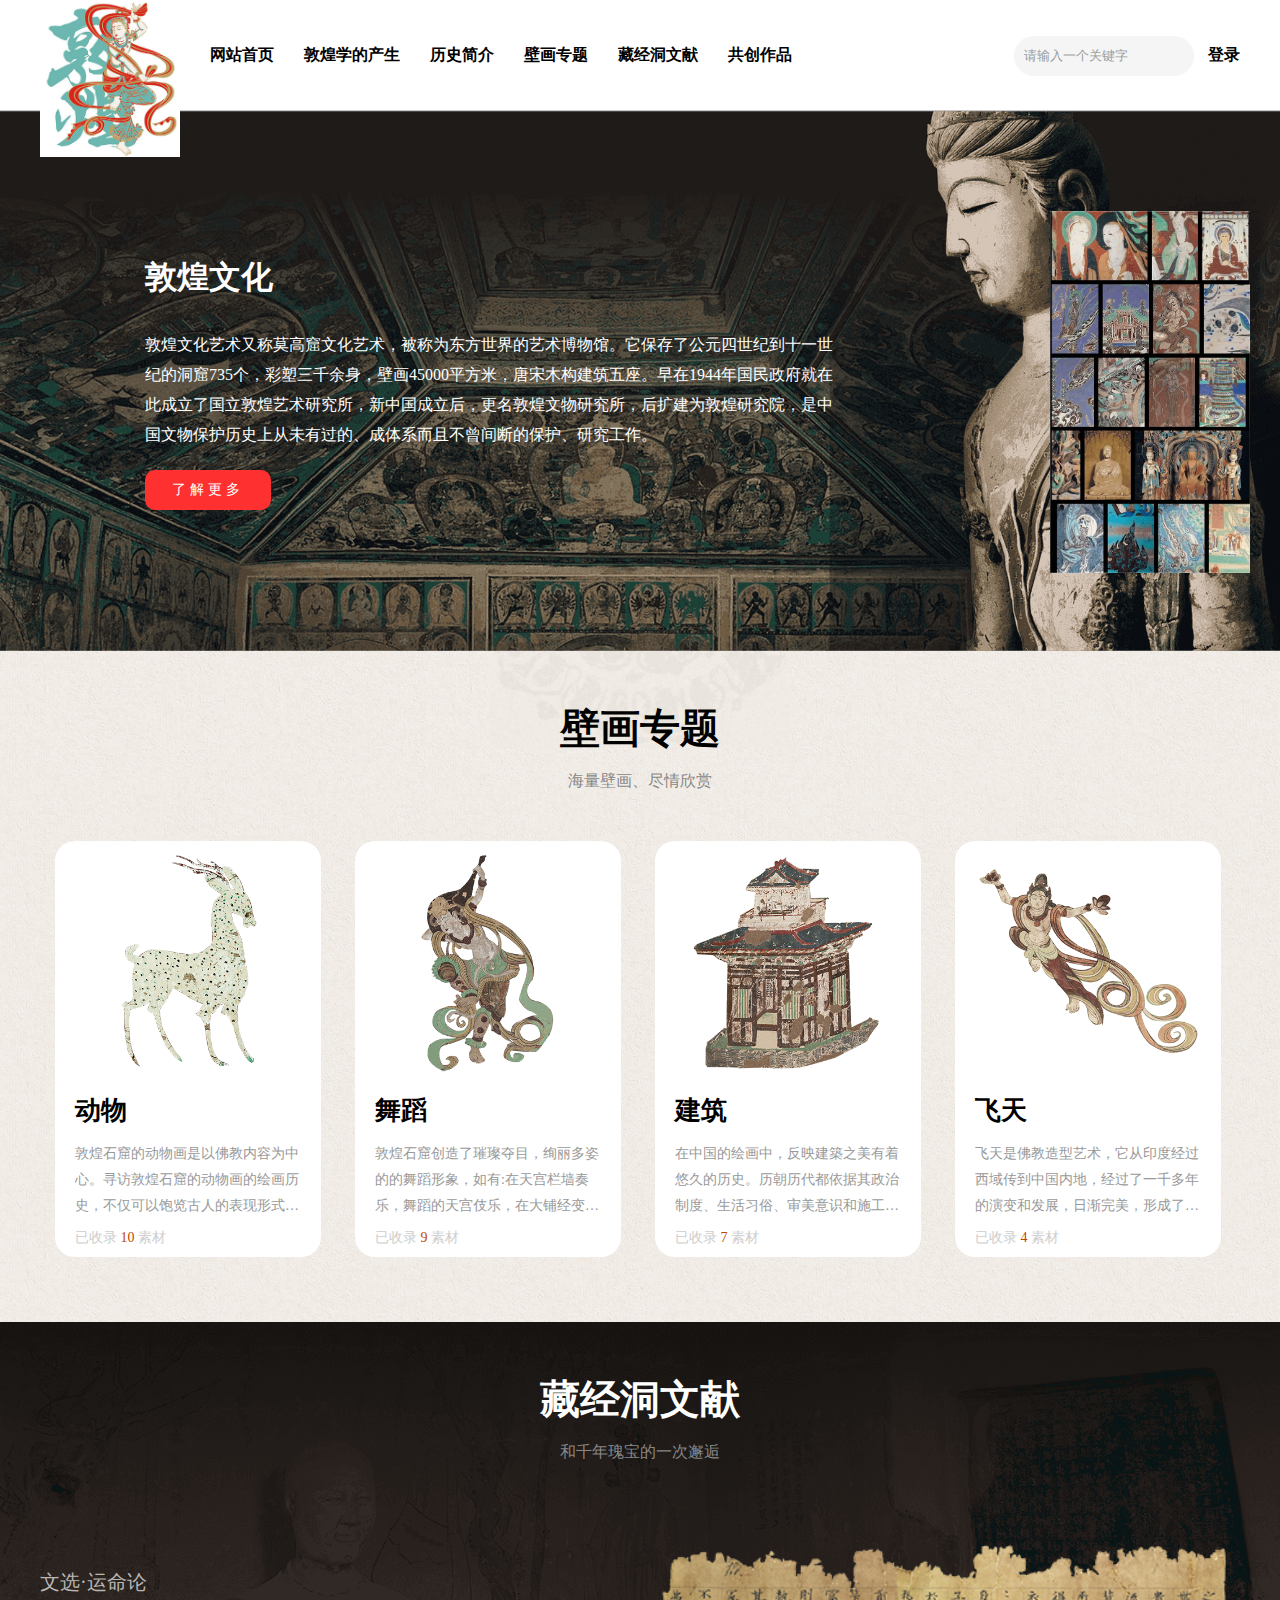
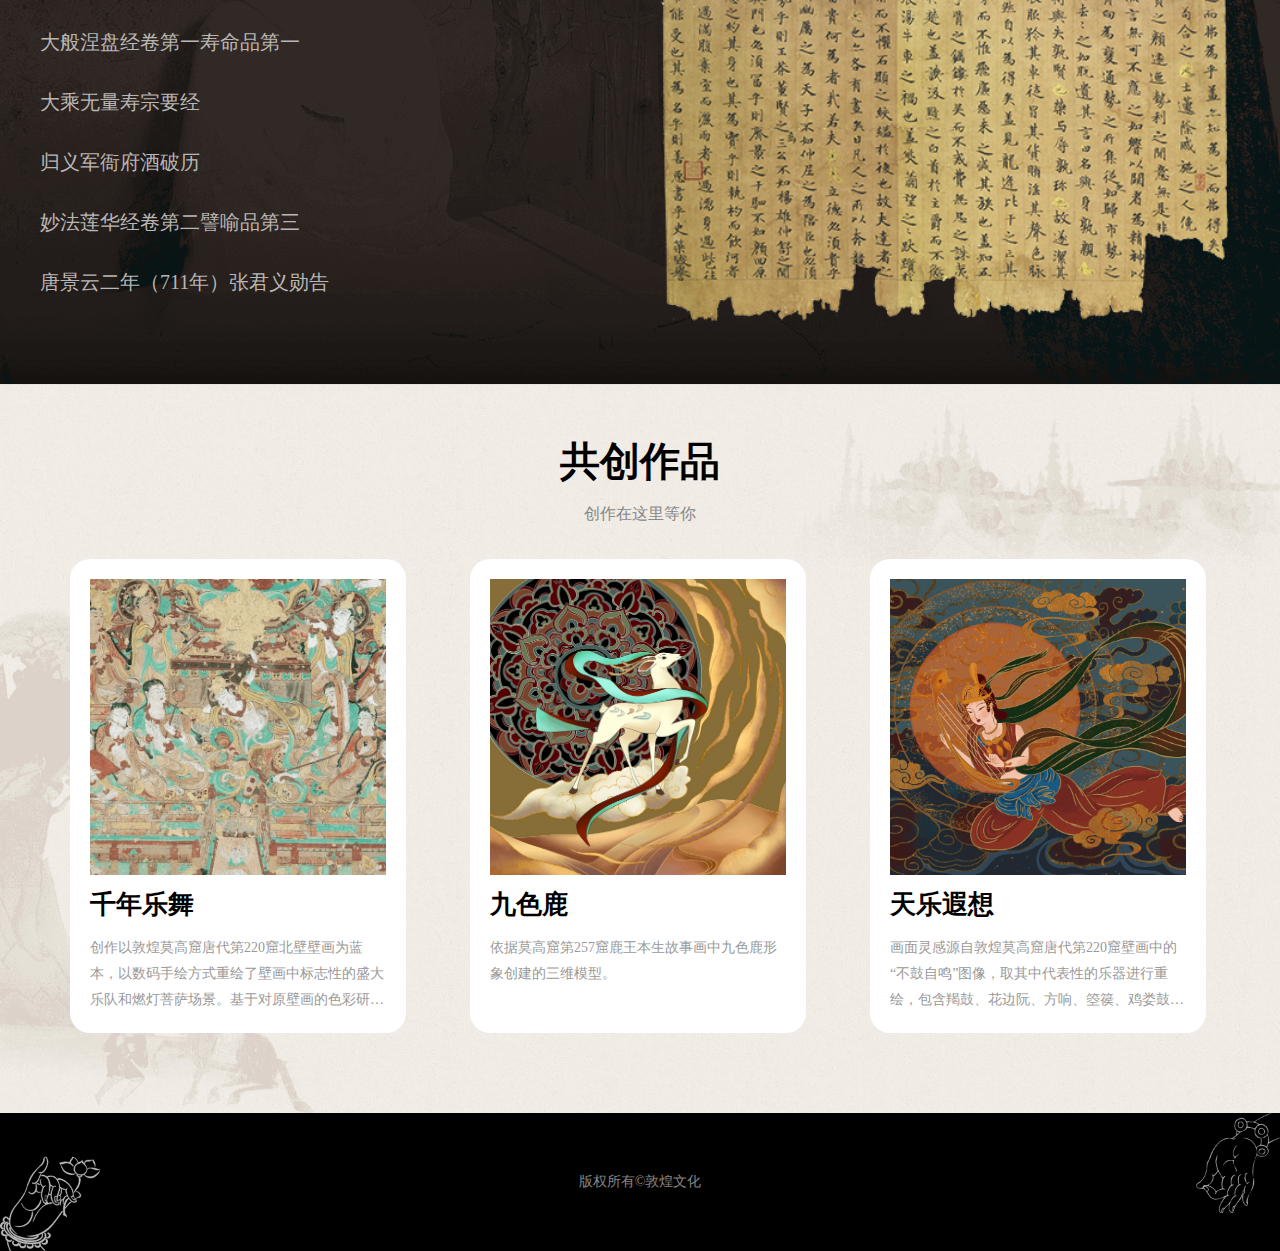
<file: index.html>
<!DOCTYPE html>
<html lang="en">

<head>
    <meta charset="UTF-8">
    <meta http-equiv="X-UA-Compatible" content="IE=edge">
    <meta name="viewport" content="width=device-width, initial-scale=1.0">
    <title>敦煌文化</title>
    <link rel="stylesheet" href="./css/style.css">
</head>

<body>
    <!-- 导航栏 -->
    <header>
        <div class="heard">
            <div class="heard_left">
                <div class="logo">
                    <img src="./images/logo.png" alt="">
                </div>
                <nav>
                    <ul>
                        <li>
                            <a href="./index.html">网站首页</a>
                        </li>
                        <li>
                            <a href="./DunhuangStudies.html">敦煌学的产生</a>
                        </li>
                        <li>
                            <a href="./history.html">历史简介</a>
                        </li>
                        <li class="rop-down-menu-box">
                            <div class="drop-down-menu">
                                <a href="#">壁画专题</a>
                                <div class="drop-box">
                                    <a href="./animal.html">动物主题</a>
                                    <a href="./dance.html">舞蹈主题</a>
                                    <a href="./architecture.html">建筑主题</a>
                                    <a href="./Feitian.html">飞天主题</a>
                                </div>
                            </div>
                        </li>
                        <li>
                            <a href="./Scripture.html">藏经洞文献</a>
                        </li>
                        <li>
                            <a href="./creation.html">共创作品</a>
                        </li>
                    </ul>
                </nav>
            </div>
            <div class="heard_right">
                <span>
                    <input type="text" placeholder="请输入一个关键字">
                </span>
                <a href="login.html">登录</a>
            </div>
            <div class="clear"></div>
        </div>
    </header>
    <!-- 中间内容区域 -->
    <div id="banner">
        <div class="little_box">
            <div class="banner_text">
                <h1>敦煌文化</h1>
                <p>
                    敦煌文化艺术又称莫高窟文化艺术，被称为东方世界的艺术博物馆。它保存了公元四世纪到十一世纪的洞窟735个，彩塑三千余身，壁画45000平方米，唐宋木构建筑五座。早在1944年国民政府就在此成立了国立敦煌艺术研究所，新中国成立后，更名敦煌文物研究所，后扩建为敦煌研究院，是中国文物保护历史上从未有过的、成体系而且不曾间断的保护、研究工作。
                </p>
                <div class="index_more">
                    <a href="./DunhuangStudies.html">了解更多</a>
                </div>
            </div>
            <div class="index-img">
                <img src="./images/index-img.jpg" alt="">
            </div>
        </div>
    </div>
    <!-- 壁画专题 -->
    <div id="Mural_Special_Topic">
        <div class="bg2">
            <img src="./images/bg2.jpg" alt="">
        </div>
        <div class="Mural_Special_Topic_box">
            <div class="h2">
                <h2>壁画专题</h2>
                <p>海量壁画、尽情欣赏</p>
            </div>
            <ul class="Mural_Special_list">
                <li>
                    <img src="./images/lu.png" alt="">
                    <h3>
                        动物
                    </h3>
                    <p class="Mural_Special_list_txt">
                        敦煌石窟的动物画是以佛教内容为中心。寻访敦煌石窟的动物画的绘画历史，不仅可以饱览古人的表现形式和技法，作为借鉴，还可以清晰体会一种古人创作时的爱心。
                    </p>
                    <p class="Mural_Special_list_number">
                        已收录 <span>10</span> 素材
                    </p>
                </li>
                <li>
                    <img src="./images/wudao.png" alt="">
                    <h3>
                        舞蹈
                    </h3>
                    <p class="Mural_Special_list_txt">
                        敦煌石窟创造了璀璨夺目，绚丽多姿的的舞蹈形象，如有:在天宫栏墙奏乐，舞蹈的天宫伎乐，在大铺经变中，居于显著地位正在真实地“舞蹈”着的伎乐天，具有浓郁生活气息的舞蹈人形象以及富有那些舞蹈美感的菩萨形象，力士等，这些舞蹈形象可以分为人们意向中神佛世界的天乐舞和人间俗舞两大类。
                    </p>
                    <p class="Mural_Special_list_number">
                        已收录 <span>9</span> 素材
                    </p>
                </li>
                <li>
                    <img src="./images/jianzhu.png" alt="">
                    <h3>
                        建筑
                    </h3>
                    <p class="Mural_Special_list_txt">
                        在中国的绘画中，反映建築之美有着悠久的历史。历朝历代都依据其政治制度、生活习俗、审美意识和施工技术，创造了大量木结构建築。敦煌壁画中提供的宫殿、城阙、寺院、宅第等各种建築形象，虽然不是古代建筑实物，却是建筑史的形象资料。
                    </p>
                    <p class="Mural_Special_list_number">
                        已收录 <span>7</span> 素材
                    </p>
                </li>
                <li>
                    <img src="./images/feitian.png" alt="">
                    <h3>
                        飞天
                    </h3>
                    <p class="Mural_Special_list_txt">
                        飞天是佛教造型艺术，它从印度经过西域传到中国内地，经过了一千多年的演变和发展，日渐完美，形成了中国化的造型。由于它的题材，表现方式具有很高的艺术情趣，所以时代相传，为人们所喜爱，以至超出佛教的意义，而成为一种祥瑞的象征。
                    </p>
                    <p class="Mural_Special_list_number">
                        已收录 <span>4</span> 素材
                    </p>
                </li>
            </ul>
        </div>
    </div>
    <!-- 文献 -->
    <div id="literature">
        <div class="h2">
            <h2>藏经洞文献</h2>
            <p>和千年瑰宝的一次邂逅</p>
        </div>
        <div id="literature_box">
            <div class="literature_box_left">
                <ul>
                    <li>
                        文选·运命论
                    </li>
                    <li>
                        大般涅盘经卷第一寿命品第一
                    </li>
                    <li>
                        大乘无量寿宗要经
                    </li>
                    <li>
                        归义军衙府酒破历
                    </li>
                    <li>
                        妙法莲华经卷第二譬喻品第三
                    </li>
                    <li>
                        唐景云二年（711年）张君义勋告
                    </li>
                </ul>
            </div>
            <div class="literature_box_right">
                <img src="./images/minglun.png" alt="">
            </div>
            <div class="clear"></div>
        </div>
    </div>
    <!-- 共创作品 -->
    <div id="Co_create_works">
        <div class="h2">
            <h2>共创作品</h2>
            <p>创作在这里等你</p>
        </div>
        <ul class="Co_create_works_box">
            <li>
                <div class="works_box_img">
                </div>
                <h3>
                    千年乐舞
                </h3>
                <p class="works_box_txt">
                    创作以敦煌莫高窟唐代第220窟北壁壁画为蓝本，以数码手绘方式重绘了壁画中标志性的盛大乐队和燃灯菩萨场景。基于对原壁画的色彩研究，本画面尝试再现壁画千年前的鲜亮色彩，既是对敦煌美术的致敬，也是对数字化重绘壁画的探索。
                </p>
            </li>
            <li>
                <div class="works_box_img">
                </div>
                <h3>
                    九色鹿
                </h3>
                <p class="works_box_txt">
                    依据莫高窟第257窟鹿王本生故事画中九色鹿形象创建的三维模型。
                </p>
            </li>
            <li>
                <div class="works_box_img">
                </div>
                <h3>
                    天乐遐想
                </h3>
                <p class="works_box_txt">
                    画面灵感源自敦煌莫高窟唐代第220窟壁画中的“不鼓自鸣”图像，取其中代表性的乐器进行重绘，包含羯鼓、花边阮、方响、箜篌、鸡娄鼓、笛等。画面由“不鼓自鸣”所代表的佛国天乐展开想象，结合孔明灯意向，表达“天乐”向人间播撒的美好情景
                </p>
            </li>
        </ul>
    </div>
    <footer>
        <div id="footer">
            <img class="footer_left" src="./images/footer_left.png" alt="">
            <img class="footer_right" src="./images/footer_right.png" alt="">
            <p>
                版权所有©敦煌文化
            </p>
        </div>
    </footer>
</body>

</html>
</file>
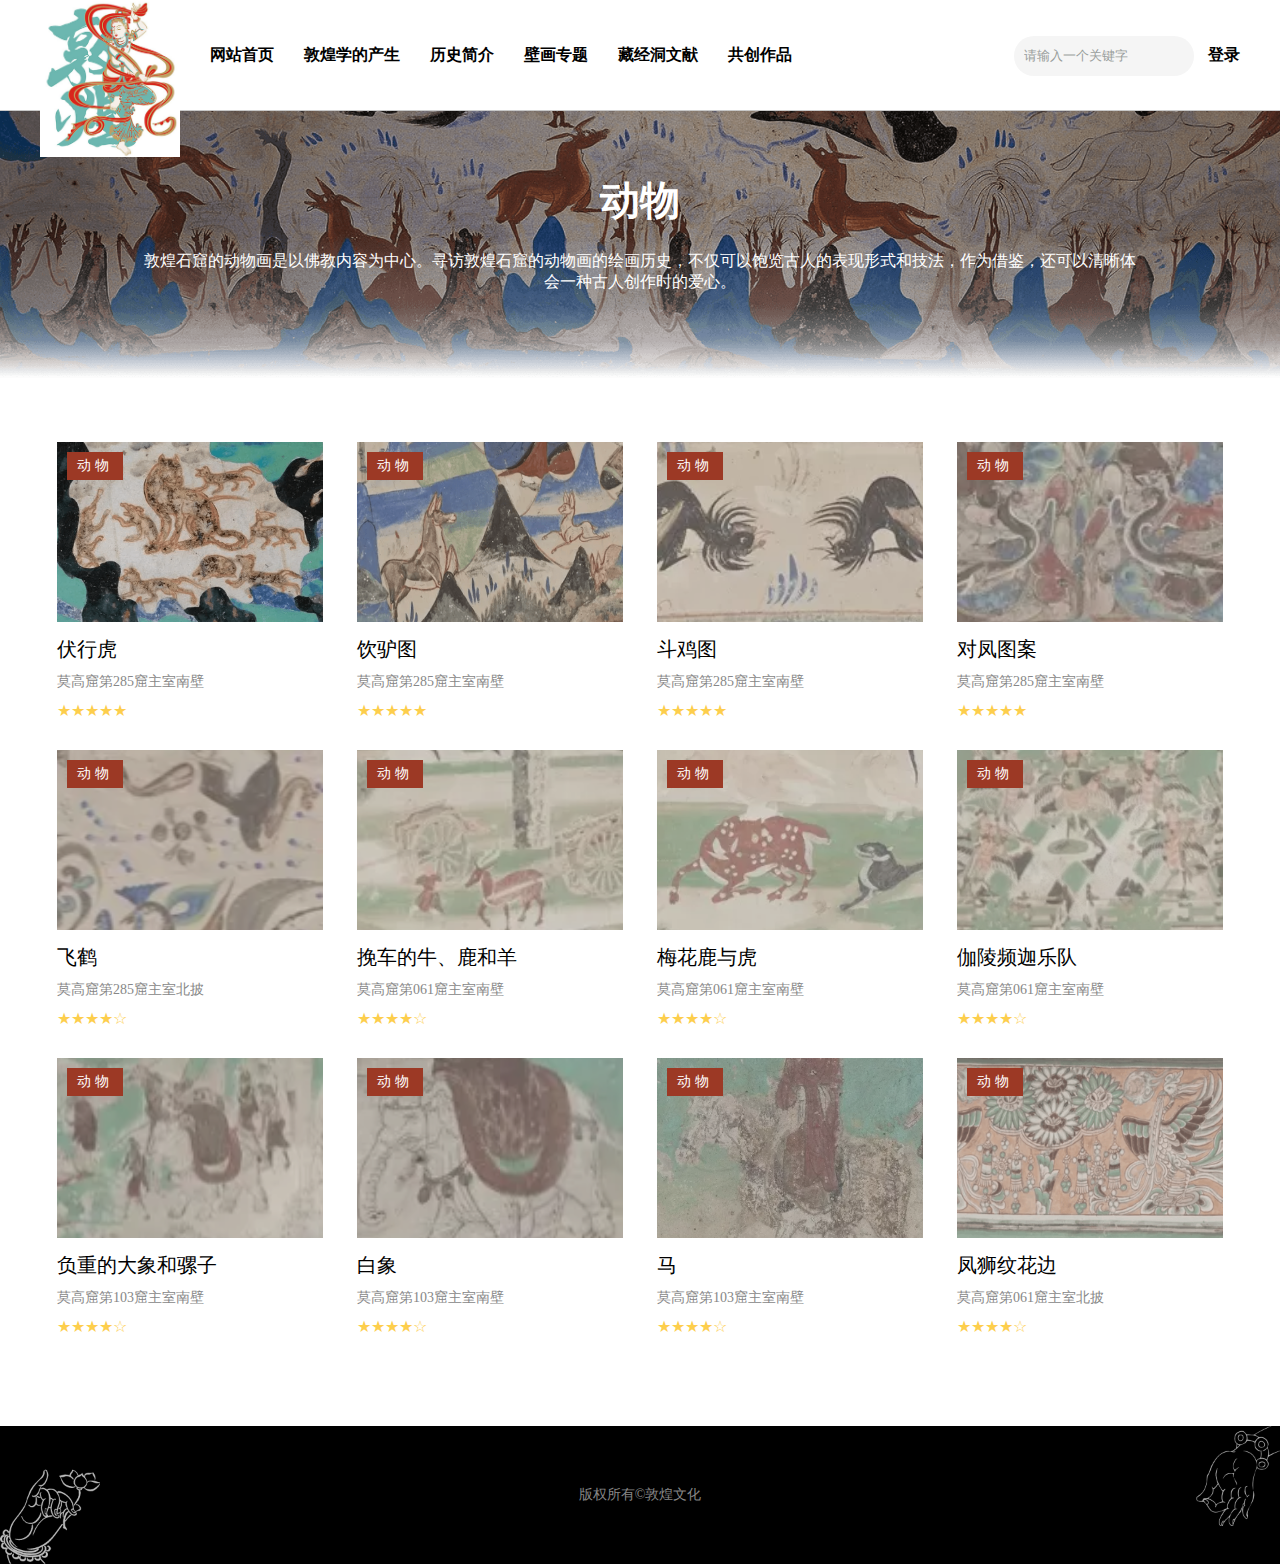
<file: animal.html>
<!DOCTYPE html>
<html lang="en">

<head>
    <meta charset="UTF-8">
    <meta http-equiv="X-UA-Compatible" content="IE=edge">
    <meta name="viewport" content="width=device-width, initial-scale=1.0">
    <title>敦煌文化</title>
    <link rel="stylesheet" href="./css/style.css">
</head>

<body>
    <!-- 导航栏 -->
    <header>
        <div class="heard">
            <div class="heard_left">
                <div class="logo">
                    <img src="./images/logo.png" alt="">
                </div>
                <nav>
                    <ul>
                        <li>
                            <a href="./index.html">网站首页</a>
                        </li>
                        <li>
                            <a href="./DunhuangStudies.html">敦煌学的产生</a>
                        </li>
                        <li>
                            <a href="./history.html">历史简介</a>
                        </li>
                        <li class="rop-down-menu-box">
                            <div class="drop-down-menu">
                                <a href="#">壁画专题</a>
                                <div class="drop-box">
                                    <a href="./animal.html">动物主题</a>
                                    <a href="./dance.html">舞蹈主题</a>
                                    <a href="./architecture.html">建筑主题</a>
                                    <a href="./Feitian.html">飞天主题</a>
                                </div>
                            </div>
                        </li>
                        <li>
                            <a href="./Scripture.html">藏经洞文献</a>
                        </li>
                        <li>
                            <a href="./creation.html">共创作品</a>
                        </li>
                    </ul>
                </nav>
            </div>
            <div class="heard_right">
                <span>
                    <input type="text" placeholder="请输入一个关键字">
                </span>
                <a href="login.html">登录</a>
            </div>
            <div class="clear"></div>
        </div>
    </header>
    <!-- 说明 -->
    <div id="illustrate">
        <img src="./images/dongwu.png" alt="">
        <div class="illustrate_box">
            <h3>动物</h3>
            <p>
                敦煌石窟的动物画是以佛教内容为中心。寻访敦煌石窟的动物画的绘画历史，不仅可以饱览古人的表现形式和技法，作为借鉴，还可以清晰体会一种古人创作时的爱心。
            </p>
        </div>
    </div>
    <!-- 中间主要内容 -->
    <div class="main_box2">
        <ul>
            <li>
                <div class="list_img">
                    <span>
                        动物
                    </span>
                    <a href="detail.html"><img src="./images/a1.png" alt=""></a>
                </div>
                <p>伏行虎</p>
                <p>莫高窟第285窟主室南壁</p>
                <p>&#9733&#9733&#9733&#9733&#9733;</p>

            </li>
            <li>
                <div class="list_img">
                    <span>
                        动物
                    </span>
                    <a href="#"><img src="./images/a2.png" alt=""></a>
                </div>
                <p>饮驴图</p>
                <p>莫高窟第285窟主室南壁</p>
                <p>&#9733&#9733&#9733&#9733&#9733</p>
            </li>
            <li>
                <div class="list_img">
                    <span>
                        动物
                    </span>
                  <a href="#">  <img src="./images/a3.png" alt=""></a>
                </div>
                <p>斗鸡图</p>
                <p>莫高窟第285窟主室南壁</p>
                <p>&#9733&#9733&#9733&#9733&#9733</p>
            </li>
            <li>
                <div class="list_img">
                    <span>
                        动物
                    </span>
                   <a href="#"> <img src="./images/a4.png" alt=""></a>
                </div>
                <p>对凤图案</p>
                <p>莫高窟第285窟主室南壁</p>
                <p>&#9733&#9733&#9733&#9733&#9733</p>
            </li>
            <li>
                <div class="list_img">
                    <span>
                        动物
                    </span>
                   <a href="#"> <img src="./images/a5.png" alt=""></a>
                </div>
                <p>飞鹤</p>
                <p>莫高窟第285窟主室北披</p>
                <p>&#9733&#9733&#9733&#9733&#9734;</p>
            </li>
            <li>
                <div class="list_img">
                    <span>
                        动物
                    </span>
                  <a href="#">  <img src="./images/a6.png" alt=""></a>
                </div>
                <p>挽车的牛、鹿和羊</p>
                <p>莫高窟第061窟主室南壁</p>
                <p>&#9733&#9733&#9733&#9733&#9734;</p>
            </li>
            <li>
                <div class="list_img">
                    <span>
                        动物
                    </span>
                    <a href="#"><img src="./images/a7.png" alt=""></a>
                </div>
                <p>梅花鹿与虎</p>
                <p>莫高窟第061窟主室南壁</p>
                <p>&#9733&#9733&#9733&#9733&#9734;</p>
            </li>
            <li>
                <div class="list_img">
                    <span>
                        动物
                    </span>
                   <a href="#"> <img src="./images/a8.png" alt=""></a>
                </div>
                <p>伽陵频迦乐队</p>
                <p>莫高窟第061窟主室南壁</p>
                <p>&#9733&#9733&#9733&#9733&#9734;</p>
            </li>
            <li>
                <div class="list_img">
                    <span>
                        动物
                    </span>
                    <a href="#"><img src="./images/a9.png" alt=""></a>
                </div>
                <p>负重的大象和骡子</p>
                <p>莫高窟第103窟主室南壁</p>
                <p>&#9733&#9733&#9733&#9733&#9734;</p>
            </li>
            <li>
                <div class="list_img">
                    <span>
                        动物
                    </span>
                   <a href="#"> <img src="./images/a10.png" alt=""></a>
                </div>
                <p>白象</p>
                <p>莫高窟第103窟主室南壁</p>
                <p>&#9733&#9733&#9733&#9733&#9734;</p>
            </li>
            <li>
                <div class="list_img">
                    <span>
                        动物
                    </span>
                   <a href="#"> <img src="./images/a11.png" alt=""></a>
                </div>
                <p>马</p>
                <p>莫高窟第103窟主室南壁</p>
                <p>&#9733&#9733&#9733&#9733&#9734;</p>
            </li>
            <li>
                <div class="list_img">
                    <span>
                        动物
                    </span>
                    <a href="#"><img src="./images/a12.png" alt=""></a>
                </div>
                <p>凤狮纹花边</p>
                <p>莫高窟第061窟主室北披</p>
                <p>&#9733&#9733&#9733&#9733&#9734;</p>
            </li>
        </ul>
    </div>
    <footer>
        <div id="footer">
            <img class="footer_left" src="./images/footer_left.png" alt="">
            <img class="footer_right" src="./images/footer_right.png" alt="">
            <p>
                版权所有©敦煌文化
            </p>
        </div>
    </footer>
</body>

</html>
</file>
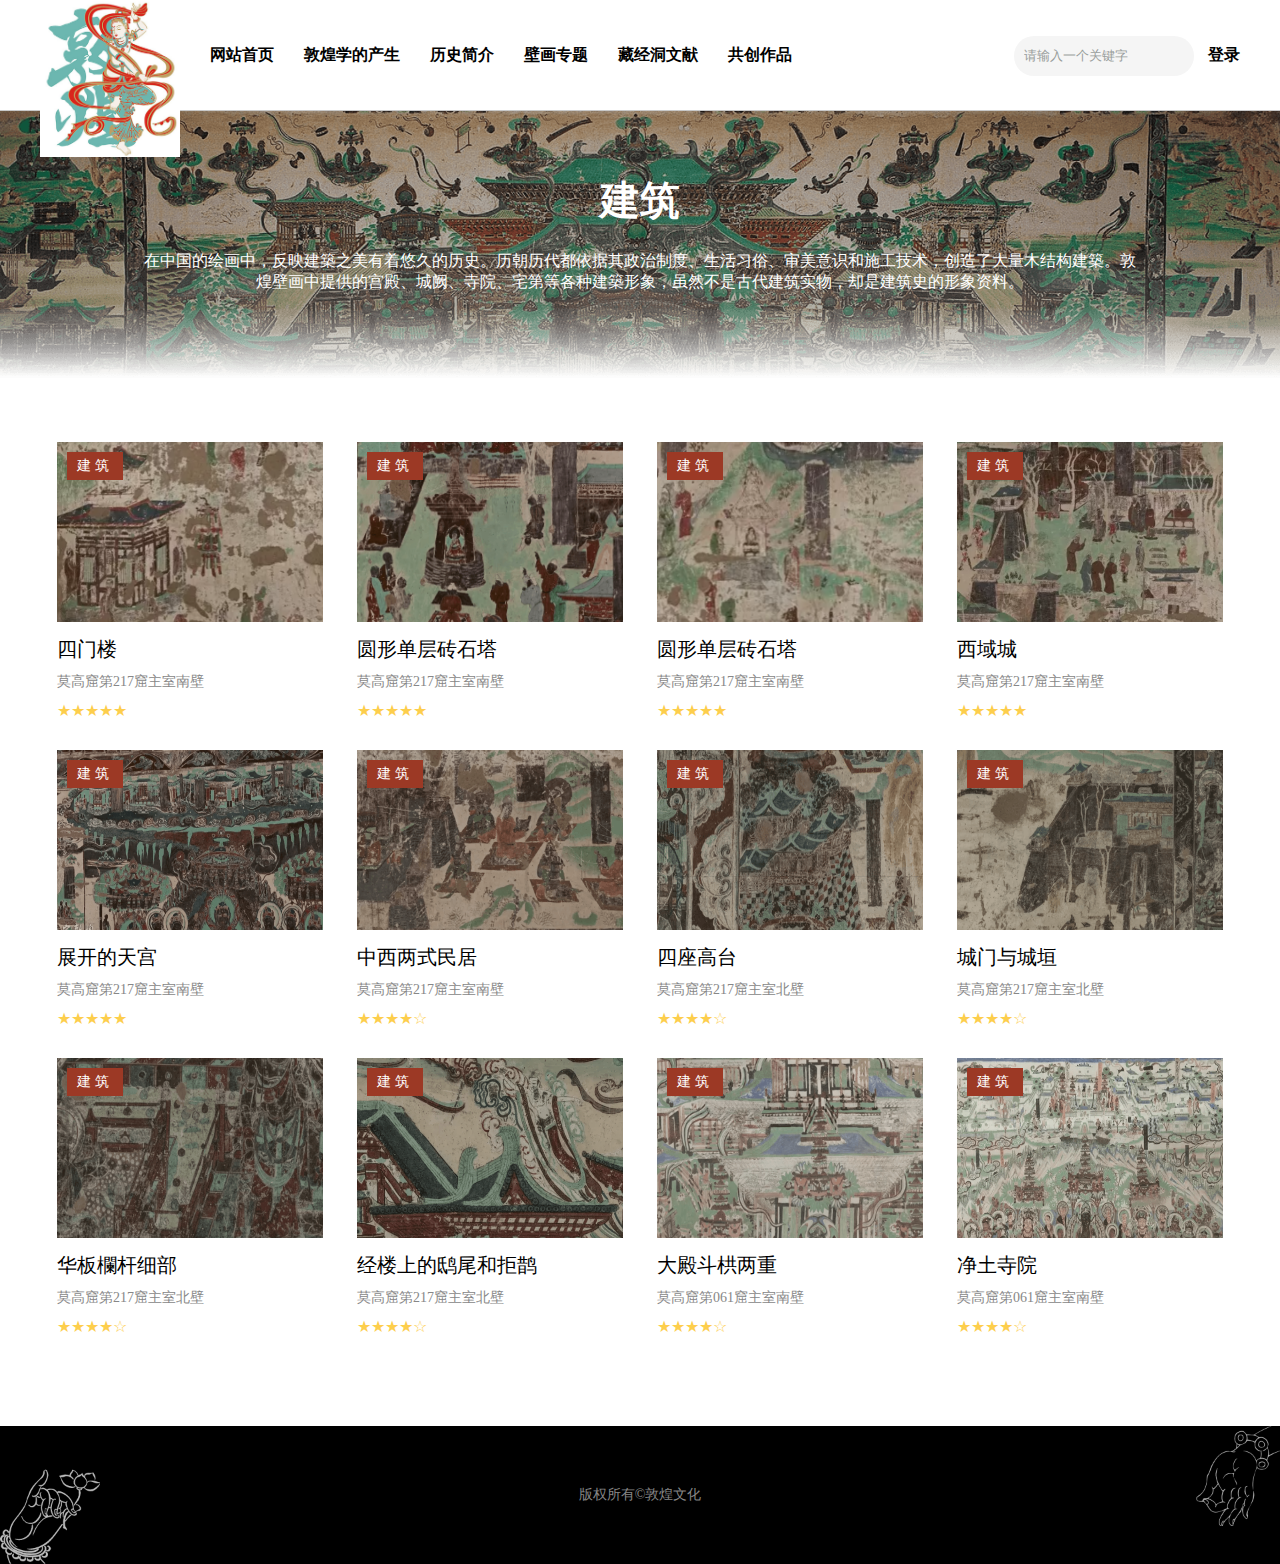
<file: architecture.html>
<!DOCTYPE html>
<html lang="en">

<head>
    <meta charset="UTF-8">
    <meta http-equiv="X-UA-Compatible" content="IE=edge">
    <meta name="viewport" content="width=device-width, initial-scale=1.0">
    <title>敦煌文化</title>
    <link rel="stylesheet" href="./css/style.css">
</head>

<body>
    <!-- 导航栏 -->
    <header>
        <div class="heard">
            <div class="heard_left">
                <div class="logo">
                    <img src="./images/logo.png" alt="">
                </div>
                <nav>
                    <ul>
                        <li>
                            <a href="./index.html">网站首页</a>
                        </li>
                        <li>
                            <a href="./DunhuangStudies.html">敦煌学的产生</a>
                        </li>
                        <li>
                            <a href="./history.html">历史简介</a>
                        </li>
                        <li class="rop-down-menu-box">
                            <div class="drop-down-menu">
                                <a href="#">壁画专题</a>
                                <div class="drop-box">
                                    <a href="./animal.html">动物主题</a>
                                    <a href="./dance.html">舞蹈主题</a>
                                    <a href="./architecture.html">建筑主题</a>
                                    <a href="./Feitian.html">飞天主题</a>
                                </div>
                            </div>
                        </li>
                        <li>
                            <a href="./Scripture.html">藏经洞文献</a>
                        </li>
                        <li>
                            <a href="./creation.html">共创作品</a>
                        </li>
                    </ul>
                </nav>
            </div>
            <div class="heard_right">
                <span>
                    <input type="text" placeholder="请输入一个关键字">
                </span>
                <a href="login.html">登录</a>
            </div>
            <div class="clear"></div>
        </div>
    </header>
    <!-- 说明 -->
    <div id="illustrate">
        <img src="./images/architecture.png" alt="">
        <div class="illustrate_box">
            <h3>建筑</h3>
            <p>
                在中国的绘画中，反映建築之美有着悠久的历史。历朝历代都依据其政治制度、生活习俗、审美意识和施工技术，创造了大量木结构建築。敦煌壁画中提供的宫殿、城阙、寺院、宅第等各种建築形象，虽然不是古代建筑实物，却是建筑史的形象资料。
            </p>
        </div>
    </div>
    <!-- 中间主要内容 -->
    <div class="main_box2">
        <ul>
            <li>
                <div class="list_img">
                    <span>
                        建筑
                    </span>
                    <img src="./images/ar1.png" alt="">
                </div>
                <p>四门楼</p>
                <p>莫高窟第217窟主室南壁</p>
                <p>&#9733&#9733&#9733&#9733&#9733;</p>
            </li>
            <li>
                <div class="list_img">
                    <span>
                        建筑
                    </span>
                    <img src="./images/ar2.png" alt="">
                </div>
                <p>圆形单层砖石塔</p>
                <p>莫高窟第217窟主室南壁</p>
                <p>&#9733&#9733&#9733&#9733&#9733;</p>
            </li>
            <li>
                <div class="list_img">
                    <span>
                        建筑
                    </span>
                    <img src="./images/ar3.png" alt="">
                </div>
                <p>圆形单层砖石塔</p>
                <p>莫高窟第217窟主室南壁</p>
                <p>&#9733&#9733&#9733&#9733&#9733;</p>
            </li>
            <li>
                <div class="list_img">
                    <span>
                        建筑
                    </span>
                    <img src="./images/ar4.png" alt="">
                </div>
                <p>西域城</p>
                <p>莫高窟第217窟主室南壁</p>
                <p>&#9733&#9733&#9733&#9733&#9733;</p>
            </li>
            <li>
                <div class="list_img">
                    <span>
                        建筑
                    </span>
                    <img src="./images/ar5.png" alt="">
                </div>
                <p>展开的天宫</p>
                <p>莫高窟第217窟主室南壁</p>
                <p>&#9733&#9733&#9733&#9733&#9733;</p>
            </li>
            <li>
                <div class="list_img">
                    <span>
                        建筑
                    </span>
                    <img src="./images/ar6.png" alt="">
                </div>
                <p>中西两式民居</p>
                <p>莫高窟第217窟主室南壁</p>
                <p>&#9733&#9733&#9733&#9733&#9734;</p>
            </li>
            <li>
                <div class="list_img">
                    <span>
                        建筑
                    </span>
                    <img src="./images/ar7.png" alt="">
                </div>
                <p>四座高台</p>
                <p>莫高窟第217窟主室北壁</p>
                <p>&#9733&#9733&#9733&#9733&#9734;</p>
            </li>
            <li>
                <div class="list_img">
                    <span>
                        建筑
                    </span>
                    <img src="./images/ar8.png" alt="">
                </div>
                <p>城门与城垣</p>
                <p>莫高窟第217窟主室北壁</p>
                <p>&#9733&#9733&#9733&#9733&#9734;</p>
            </li>
            <li>
                <div class="list_img">
                    <span>
                        建筑
                    </span>
                    <img src="./images/ar9.png" alt="">
                </div>
                <p>华板欄杆细部</p>
                <p>莫高窟第217窟主室北壁</p>
                <p>&#9733&#9733&#9733&#9733&#9734;</p>
            </li>
            <li>
                <div class="list_img">
                    <span>
                        建筑
                    </span>
                    <img src="./images/ar10.png" alt="">
                </div>
                <p>经楼上的鸱尾和拒鹊</p>
                <p>莫高窟第217窟主室北壁</p>
                <p>&#9733&#9733&#9733&#9733&#9734;</p>
            </li>
            <li>
                <div class="list_img">
                    <span>
                        建筑
                    </span>
                    <img src="./images/ar11.png" alt="">
                </div>
                <p>大殿斗栱两重</p>
                <p>莫高窟第061窟主室南壁</p>
                <p>&#9733&#9733&#9733&#9733&#9734;</p>
            </li>
            <li>
                <div class="list_img">
                    <span>
                        建筑
                    </span>
                    <img src="./images/ar12.png" alt="">
                </div>
                <p>净土寺院</p>
                <p>莫高窟第061窟主室南壁</p>
                <p>&#9733&#9733&#9733&#9733&#9734;</p>
            </li>
        </ul>
    </div>
    <footer>
        <div id="footer">
            <img class="footer_left" src="./images/footer_left.png" alt="">
            <img class="footer_right" src="./images/footer_right.png" alt="">
            <p>
                版权所有©敦煌文化
            </p>
        </div>
    </footer>
</body>

</html>
</file>
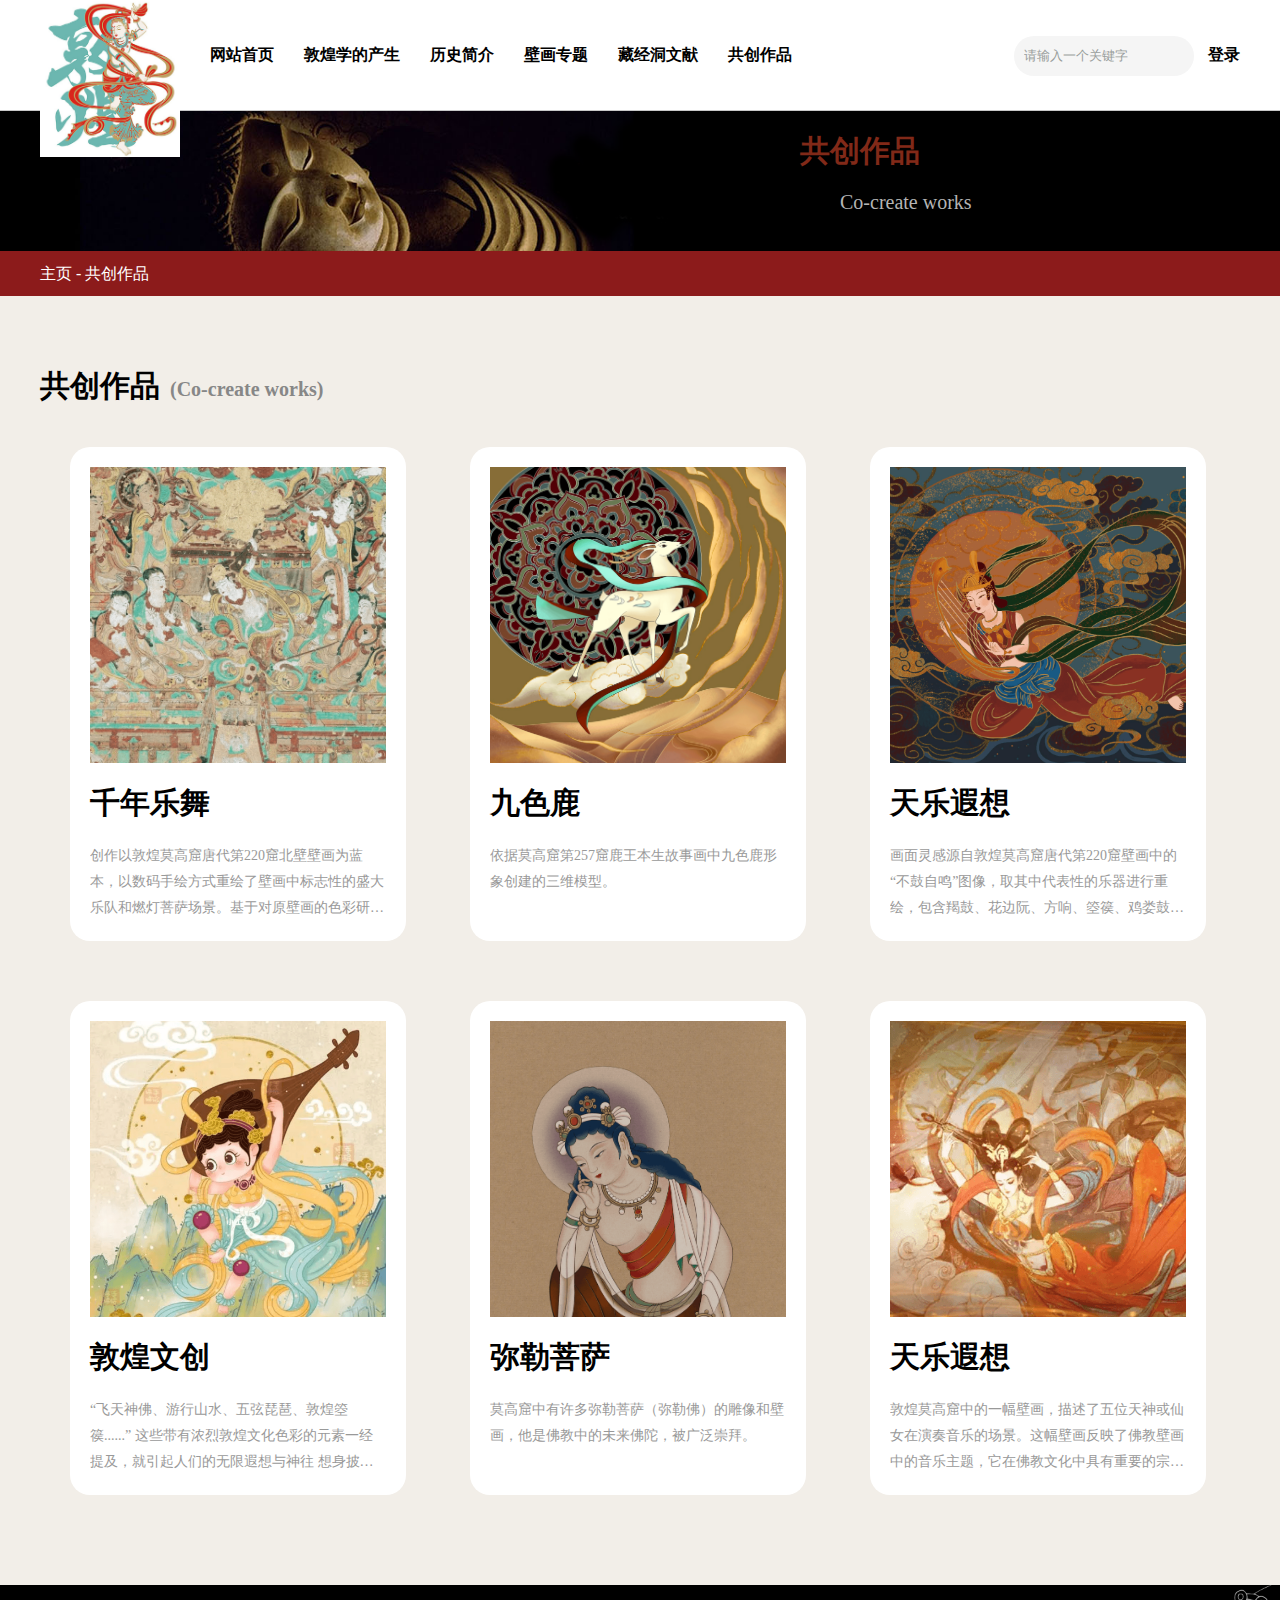
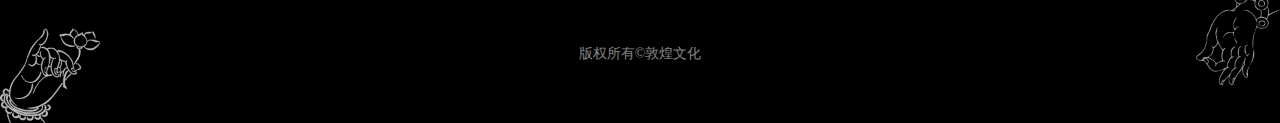
<file: creation.html>
<!DOCTYPE html>
<html lang="en">

<head>
    <meta charset="UTF-8">
    <meta http-equiv="X-UA-Compatible" content="IE=edge">
    <meta name="viewport" content="width=device-width, initial-scale=1.0">
    <title>敦煌文化</title>
    <link rel="stylesheet" href="./css/style.css">
</head>

<body>
    <!-- 导航栏 -->
    <header>
        <div class="heard">
            <div class="heard_left">
                <div class="logo">
                    <img src="./images/logo.png" alt="">
                </div>
                <nav>
                    <ul>
                        <li>
                            <a href="./index.html">网站首页</a>
                        </li>
                        <li>
                            <a href="./DunhuangStudies.html">敦煌学的产生</a>
                        </li>
                        <li>
                            <a href="./history.html">历史简介</a>
                        </li>
                        <li class="rop-down-menu-box">
                            <div class="drop-down-menu">
                                <a href="#">壁画专题</a>
                                <div class="drop-box">
                                    <a href="./animal.html">动物主题</a>
                                    <a href="./dance.html">舞蹈主题</a>
                                    <a href="./architecture.html">建筑主题</a>
                                    <a href="./Feitian.html">飞天主题</a>
                                </div>
                            </div>
                        </li>
                        <li>
                            <a href="./Scripture.html">藏经洞文献</a>
                        </li>
                        <li>
                            <a href="./creation.html">共创作品</a>
                        </li>
                    </ul>
                </nav>
            </div>
            <div class="heard_right">
                <span>
                    <input type="text" placeholder="请输入一个关键字">
                </span>
                <a href="login.html">登录</a>
            </div>
            <div class="clear"></div>
        </div>
    </header>
    <!-- 中间内容区域 -->
    <div id="banner2">
        <div class="banner2">
            <h3>共创作品</h3>
            <p>Co-create works</p>
        </div>
    </div>
    <!-- 第二导航栏 -->
    <div id="nav2">
        <div class="nav2_box">
            <a href="./index.html">主页</a> - <a href="./creation.html">共创作品</a>
        </div>
    </div>
    <!-- 中间主要内容 -->
    <div id="main_box2">
        <div class="mian_box2">
            <h3>共创作品<span>(Co-create works)</span> </h3>
            <ul class="Co_create_works_box">
                <li>
                    <div class="works_box_img">
                    </div>
                    <h3>
                        千年乐舞
                    </h3>
                    <p class="works_box_txt">
                        创作以敦煌莫高窟唐代第220窟北壁壁画为蓝本，以数码手绘方式重绘了壁画中标志性的盛大乐队和燃灯菩萨场景。基于对原壁画的色彩研究，本画面尝试再现壁画千年前的鲜亮色彩，既是对敦煌美术的致敬，也是对数字化重绘壁画的探索。
                    </p>
                </li>
                <li>
                    <div class="works_box_img">
                    </div>
                    <h3>
                        九色鹿
                    </h3>
                    <p class="works_box_txt">
                        依据莫高窟第257窟鹿王本生故事画中九色鹿形象创建的三维模型。
                    </p>
                </li>
                <li>
                    <div class="works_box_img">
                    </div>
                    <h3>
                        天乐遐想
                    </h3>
                    <p class="works_box_txt">
                        画面灵感源自敦煌莫高窟唐代第220窟壁画中的“不鼓自鸣”图像，取其中代表性的乐器进行重绘，包含羯鼓、花边阮、方响、箜篌、鸡娄鼓、笛等。画面由“不鼓自鸣”所代表的佛国天乐展开想象，结合孔明灯意向，表达“天乐”向人间播撒的美好情景
                    </p>
                </li>
                <li>
                    <div class="works_box_img">
                    </div>
                    <h3>
                        敦煌文创
                    </h3>
                    <p class="works_box_txt">
                        “飞天神佛、游行山水、五弦琵琶、敦煌箜篌......”
                        这些带有浓烈敦煌文化色彩的元素一经提及，就引起人们的无限遐想与神往
                        想身披彩带与飞神共舞；想手持琵琶弹奏古曲乐章；想寻找灵鹿与之丛林奔跑......
                    </p>
                </li>
                <li>
                    <div class="works_box_img">
                    </div>
                    <h3>
                        弥勒菩萨
                    </h3>
                    <p class="works_box_txt">
                        莫高窟中有许多弥勒菩萨（弥勒佛）的雕像和壁画，他是佛教中的未来佛陀，被广泛崇拜。
                    </p>
                </li>
                <li>
                    <div class="works_box_img">
                    </div>
                    <h3>
                        天乐遐想
                    </h3>
                    <p class="works_box_txt">
                        敦煌莫高窟中的一幅壁画，描述了五位天神或仙女在演奏音乐的场景。这幅壁画反映了佛教壁画中的音乐主题，它在佛教文化中具有重要的宗教和艺术意义。

                        壁画中的五位天神各自演奏不同的乐器，这些乐器包括箫、筝、鼓、琵琶等，它们在天空中漂浮，笼罩在神秘的氛围之中。每个乐器代表了一种音乐元素，这些音乐元素在佛教仪式和宗教庆典中具有重要的作用，用来增加仪式的庄严和神圣感。
                    </p>
                </li>
            </ul>
        </div>
    </div>
    <footer>
        <div id="footer">
            <img class="footer_left" src="./images/footer_left.png" alt="">
            <img class="footer_right" src="./images/footer_right.png" alt="">
            <p>
                版权所有©敦煌文化
            </p>
        </div>
    </footer>
</body>

</html>
</file>
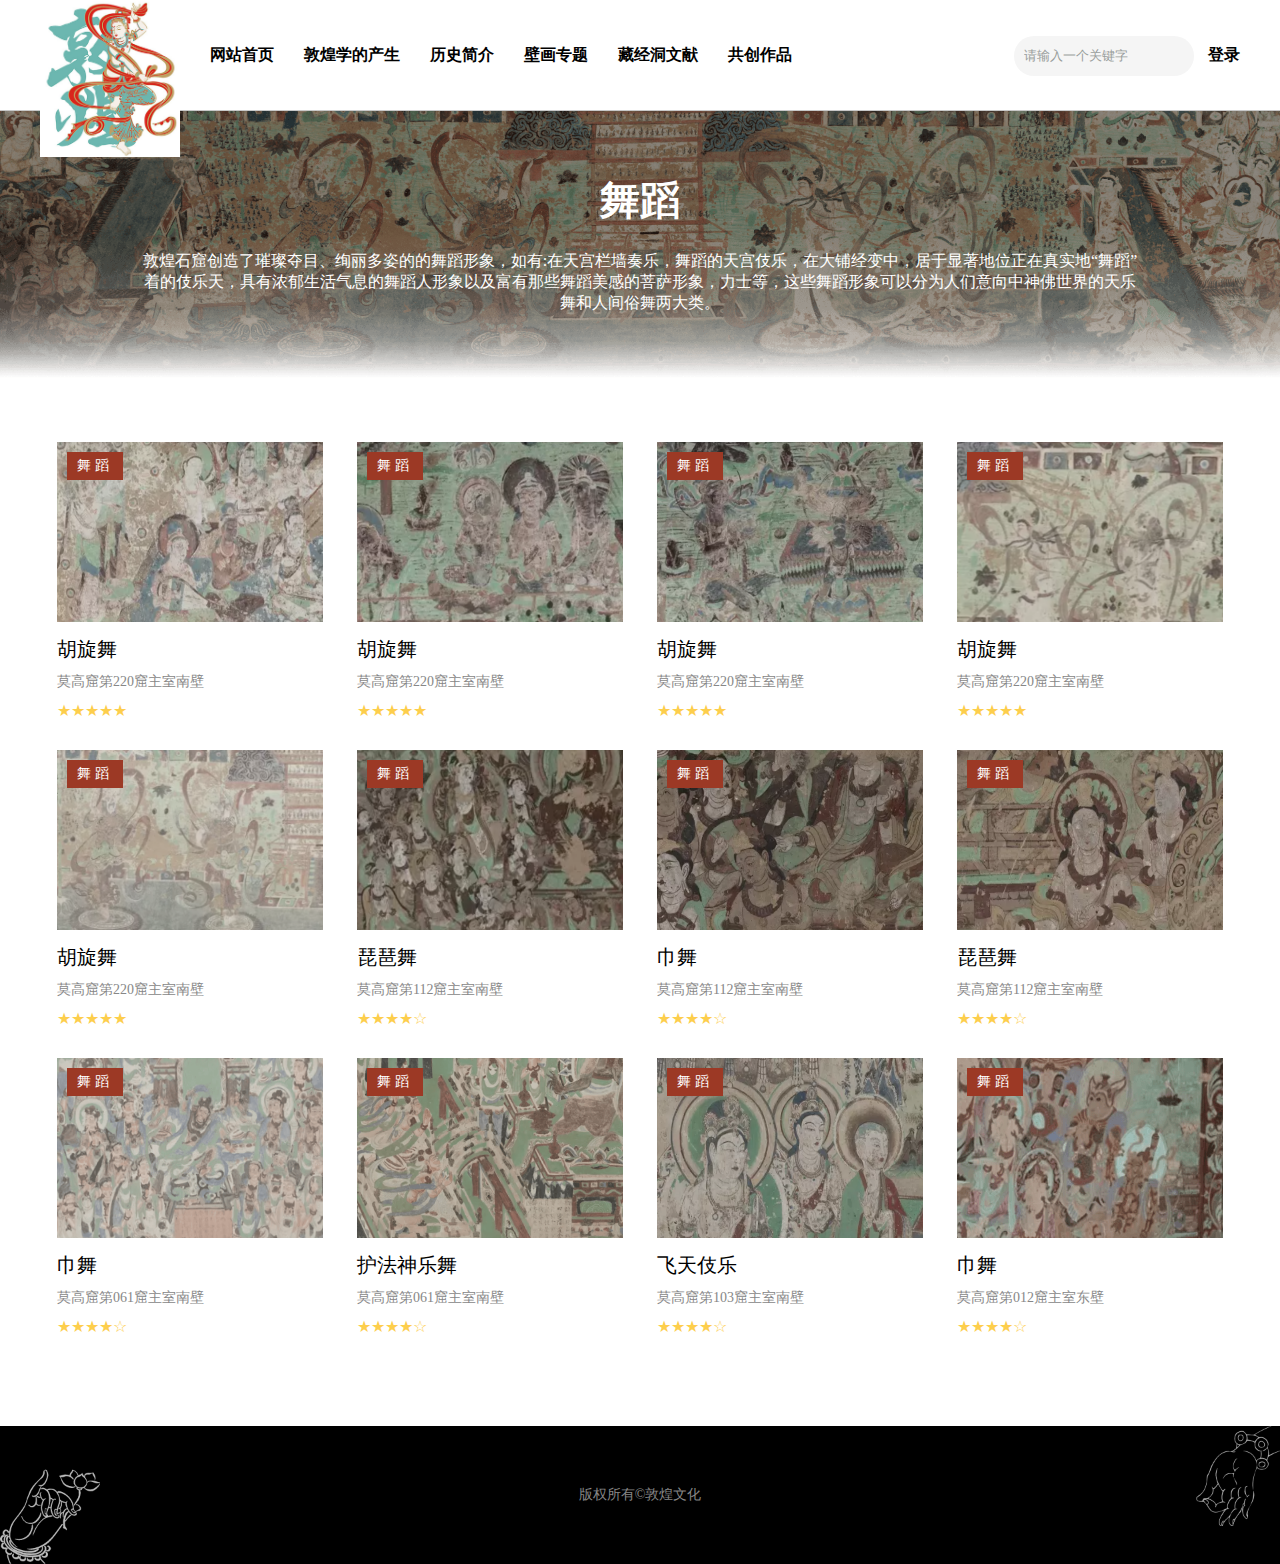
<file: dance.html>
<!DOCTYPE html>
<html lang="en">

<head>
    <meta charset="UTF-8">
    <meta http-equiv="X-UA-Compatible" content="IE=edge">
    <meta name="viewport" content="width=device-width, initial-scale=1.0">
    <title>敦煌文化</title>
    <link rel="stylesheet" href="./css/style.css">
</head>

<body>
    <!-- 导航栏 -->
    <header>
        <div class="heard">
            <div class="heard_left">
                <div class="logo">
                    <img src="./images/logo.png" alt="">
                </div>
                <nav>
                    <ul>
                        <li>
                            <a href="./index.html">网站首页</a>
                        </li>
                        <li>
                            <a href="./DunhuangStudies.html">敦煌学的产生</a>
                        </li>
                        <li>
                            <a href="./history.html">历史简介</a>
                        </li>
                        <li class="rop-down-menu-box">
                            <div class="drop-down-menu">
                                <a href="#">壁画专题</a>
                                <div class="drop-box">
                                    <a href="./animal.html">动物主题</a>
                                    <a href="./dance.html">舞蹈主题</a>
                                    <a href="./architecture.html">建筑主题</a>
                                    <a href="./Feitian.html">飞天主题</a>
                                </div>
                            </div>
                        </li>
                        <li>
                            <a href="./Scripture.html">藏经洞文献</a>
                        </li>
                        <li>
                            <a href="./creation.html">共创作品</a>
                        </li>
                    </ul>
                </nav>
            </div>
            <div class="heard_right">
                <span>
                    <input type="text" placeholder="请输入一个关键字">
                </span>
                <a href="login.html">登录</a>
            </div>
            <div class="clear"></div>
        </div>
    </header>
    <!-- 说明 -->
    <div id="illustrate">
        <img src="./images/dance.png" alt="">
        <div class="illustrate_box">
            <h3>舞蹈</h3>
            <p>
                敦煌石窟创造了璀璨夺目、绚丽多姿的的舞蹈形象，如有:在天宫栏墙奏乐，舞蹈的天宫伎乐，在大铺经变中，居于显著地位正在真实地“舞蹈”着的伎乐天，具有浓郁生活气息的舞蹈人形象以及富有那些舞蹈美感的菩萨形象，力士等，这些舞蹈形象可以分为人们意向中神佛世界的天乐舞和人间俗舞两大类。
            </p>
        </div>
    </div>
    <!-- 中间主要内容 -->
    <div class="main_box2">
        <ul>
            <li>
                <div class="list_img">
                    <span>
                        舞蹈
                    </span>
                   <a href="detail2.html"> <img src="./images/d1.png" alt=""></a>
                </div>
                <p>胡旋舞</p>
                <p>莫高窟第220窟主室南壁</p>
                <p>&#9733&#9733&#9733&#9733&#9733;</p>
            </li>
            <li>
                <div class="list_img">
                    <span>
                        舞蹈
                    </span>
                    <a href="#"><img src="./images/d2.png" alt=""></a>
                </div>
                <p>胡旋舞</p>
                <p>莫高窟第220窟主室南壁</p>
                <p>&#9733&#9733&#9733&#9733&#9733;</p>
            </li>
            <li>
                <div class="list_img">
                    <span>
                        舞蹈
                    </span>
                   <a href="#"> <img src="./images/d3.png" alt=""></a>
                </div>
                <p>胡旋舞</p>
                <p>莫高窟第220窟主室南壁</p>
                <p>&#9733&#9733&#9733&#9733&#9733;</p>
            </li>
            <li>
                <div class="list_img">
                    <span>
                        舞蹈
                    </span>
                   <a href="#"> <img src="./images/d4.png" alt=""></a>
                </div>
                <p>胡旋舞</p>
                <p>莫高窟第220窟主室南壁</p>
                <p>&#9733&#9733&#9733&#9733&#9733;</p>
            </li>
            <li>
                <div class="list_img">
                    <span>
                        舞蹈
                    </span>
                   <a href="#"> <img src="./images/d5.png" alt=""></a>
                </div>
                <p>胡旋舞</p>
                <p>莫高窟第220窟主室南壁</p>
                <p>&#9733&#9733&#9733&#9733&#9733;</p>
            </li>
            <li>
                <div class="list_img">
                    <span>
                        舞蹈
                    </span>
                  <a href="#">  <img src="./images/d6.png" alt=""></a>
                </div>
                <p>琵琶舞</p>
                <p>莫高窟第112窟主室南壁</p>
                <p>&#9733&#9733&#9733&#9733&#9734;</p>
            </li>
            <li>
                <div class="list_img">
                    <span>
                        舞蹈
                    </span>
                  <a href="#">  <img src="./images/d7.png" alt=""></a>
                </div>
                <p>巾舞</p>
                <p>莫高窟第112窟主室南壁</p>
                <p>&#9733&#9733&#9733&#9733&#9734;</p>
            </li>
            <li>
                <div class="list_img">
                    <span>
                        舞蹈
                    </span>
                  <a href="#">  <img src="./images/d8.png" alt=""></a>
                </div>
                <p>琵琶舞</p>
                <p>莫高窟第112窟主室南壁</p>
                <p>&#9733&#9733&#9733&#9733&#9734;</p>
            </li>
            <li>
                <div class="list_img">
                    <span>
                        舞蹈
                    </span>
                   <a href="#"> <img src="./images/d9.png" alt=""></a>
                </div>
                <p>巾舞</p>
                <p>莫高窟第061窟主室南壁</p>
                <p>&#9733&#9733&#9733&#9733&#9734;</p>
            </li>
            <li>
                <div class="list_img">
                    <span>
                        舞蹈
                    </span>
                  <a href="#">  <img src="./images/d10.png" alt=""></a>
                </div>
                <p>护法神乐舞</p>
                <p>莫高窟第061窟主室南壁</p>
                <p>&#9733&#9733&#9733&#9733&#9734;</p>
            </li>
            <li>
                <div class="list_img">
                    <span>
                        舞蹈
                    </span>
                    <a href="#"><img src="./images/d11.png" alt=""></a>
                </div>
                <p>飞天伎乐</p>
                <p>莫高窟第103窟主室南壁</p>
                <p>&#9733&#9733&#9733&#9733&#9734;</p>
            </li>
            <li>
                <div class="list_img">
                    <span>
                        舞蹈
                    </span>
                 <a href="#">   <img src="./images/d12.png" alt=""></a>
                </div>
                <p>巾舞</p>
                <p>莫高窟第012窟主室东壁</p>
                <p>&#9733&#9733&#9733&#9733&#9734;</p>
            </li>
        </ul>
    </div>
    <footer>
        <div id="footer">
            <img class="footer_left" src="./images/footer_left.png" alt="">
            <img class="footer_right" src="./images/footer_right.png" alt="">
            <p>
                版权所有©敦煌文化
            </p>
        </div>
    </footer>
</body>

</html>
</file>
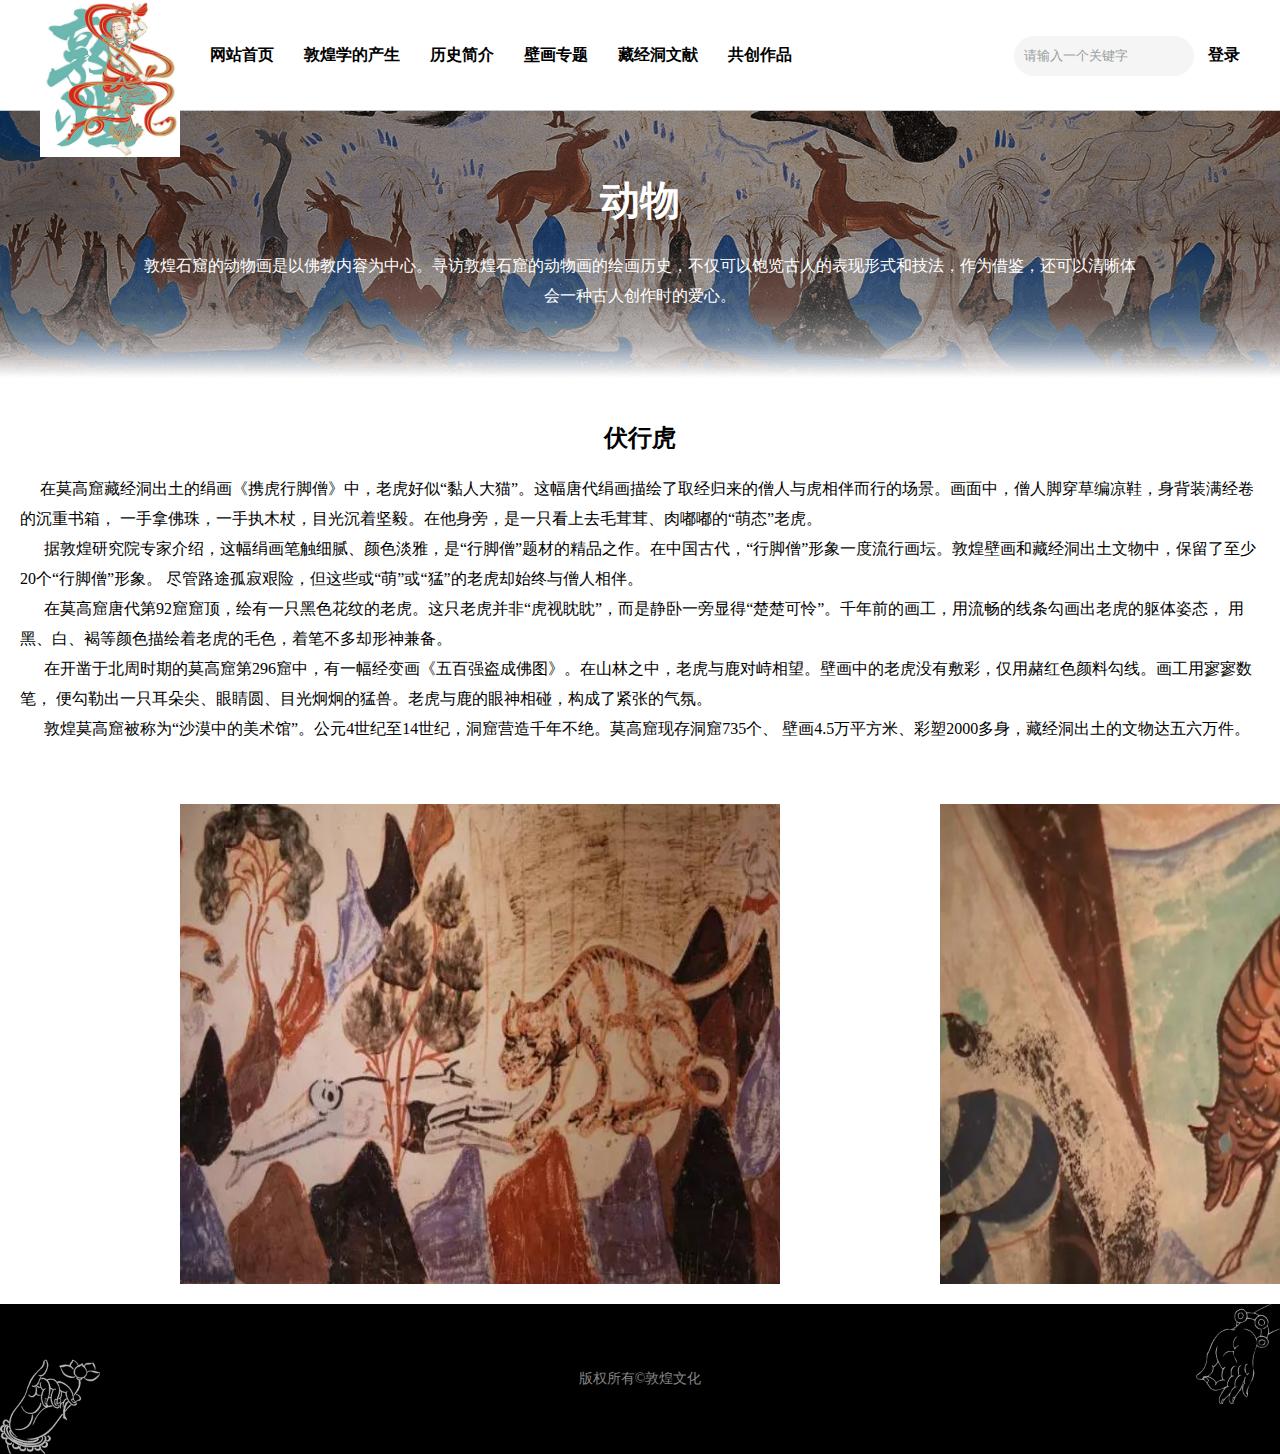
<file: detail.html>
<!DOCTYPE html>
<html lang="en">

<head>
    <meta charset="UTF-8">
    <meta http-equiv="X-UA-Compatible" content="IE=edge">
    <meta name="viewport" content="width=device-width, initial-scale=1.0">
    <title>敦煌文化</title>
    <link rel="stylesheet" href="./css/style.css">
    <style>
      .main h2{
        text-align: center;
        margin: 20px;
      }
      p{
        line-height: 30px;
      }
      .main {
        padding: 20px;
      }
      .bottom img{
         width: 600px;
         height: 480px;
         margin-left: 160px;
         margin-top: 60px;
      }
      .bottom {
        display: flex;
      }
    </style>
</head>

<body>
    <!-- 导航栏 -->
    <header>
        <div class="heard">
            <div class="heard_left">
                <div class="logo">
                    <img src="./images/logo.png" alt="">
                </div>
                <nav>
                    <ul>
                        <li>
                            <a href="./index.html">网站首页</a>
                        </li>
                        <li>
                            <a href="./DunhuangStudies.html">敦煌学的产生</a>
                        </li>
                        <li>
                            <a href="./history.html">历史简介</a>
                        </li>
                        <li class="rop-down-menu-box">
                            <div class="drop-down-menu">
                                <a href="#">壁画专题</a>
                                <div class="drop-box">
                                    <a href="./animal.html">动物主题</a>
                                    <a href="./dance.html">舞蹈主题</a>
                                    <a href="./architecture.html">建筑主题</a>
                                    <a href="./Feitian.html">飞天主题</a>
                                </div>
                            </div>
                        </li>
                        <li>
                            <a href="./Scripture.html">藏经洞文献</a>
                        </li>
                        <li>
                            <a href="./creation.html">共创作品</a>
                        </li>
                    </ul>
                </nav>
            </div>
            <div class="heard_right">
                <span>
                    <input type="text" placeholder="请输入一个关键字">
                </span>
                <a href="login.html">登录</a>
            </div>
            <div class="clear"></div>
        </div>
    </header>
    <!-- 说明 -->
    <div id="illustrate">
        <img src="./images/dongwu.png" alt="">
        <div class="illustrate_box">
            <h3>动物</h3>
            <p>
                敦煌石窟的动物画是以佛教内容为中心。寻访敦煌石窟的动物画的绘画历史，不仅可以饱览古人的表现形式和技法，作为借鉴，还可以清晰体会一种古人创作时的爱心。
            </p>
        </div>
    </div>
    <!-- 中间主要内容 -->
    <div class="main">
        <h2>伏行虎</h2>
        <p>
          &nbsp;&nbsp;&nbsp;&nbsp;&nbsp;在莫高窟藏经洞出土的绢画《携虎行脚僧》中，老虎好似“黏人大猫”。这幅唐代绢画描绘了取经归来的僧人与虎相伴而行的场景。画面中，僧人脚穿草编凉鞋，身背装满经卷的沉重书箱，
          一手拿佛珠，一手执木杖，目光沉着坚毅。在他身旁，是一只看上去毛茸茸、肉嘟嘟的“萌态”老虎。
        </p>
        <p>
          &nbsp;&nbsp;&nbsp;&nbsp;&nbsp; 据敦煌研究院专家介绍，这幅绢画笔触细腻、颜色淡雅，是“行脚僧”题材的精品之作。在中国古代，“行脚僧”形象一度流行画坛。敦煌壁画和藏经洞出土文物中，保留了至少20个“行脚僧”形象。
          尽管路途孤寂艰险，但这些或“萌”或“猛”的老虎却始终与僧人相伴。
        </p>
        <p>
          &nbsp;&nbsp;&nbsp;&nbsp;&nbsp; 在莫高窟唐代第92窟窟顶，绘有一只黑色花纹的老虎。这只老虎并非“虎视眈眈”，而是静卧一旁显得“楚楚可怜”。千年前的画工，用流畅的线条勾画出老虎的躯体姿态，
          用黑、白、褐等颜色描绘着老虎的毛色，着笔不多却形神兼备。
        </p>
        <p>
          &nbsp;&nbsp;&nbsp;&nbsp;&nbsp; 在开凿于北周时期的莫高窟第296窟中，有一幅经变画《五百强盗成佛图》。在山林之中，老虎与鹿对峙相望。壁画中的老虎没有敷彩，仅用赭红色颜料勾线。画工用寥寥数笔，
          便勾勒出一只耳朵尖、眼睛圆、目光炯炯的猛兽。老虎与鹿的眼神相碰，构成了紧张的气氛。
        </p>
        <p>
          &nbsp;&nbsp;&nbsp;&nbsp;&nbsp; 敦煌莫高窟被称为“沙漠中的美术馆”。公元4世纪至14世纪，洞窟营造千年不绝。莫高窟现存洞窟735个、
          壁画4.5万平方米、彩塑2000多身，藏经洞出土的文物达五六万件。
        </p>
       <div class="bottom">
        <img src="images/222.png" alt="">
        <img src="images/333.png" alt="">
       </div>
    </div>
    <footer>
        <div id="footer">
            <img class="footer_left" src="./images/footer_left.png" alt="">
            <img class="footer_right" src="./images/footer_right.png" alt="">
            <p>
                版权所有©敦煌文化
            </p>
        </div>
    </footer>
</body>

</html>
</file>
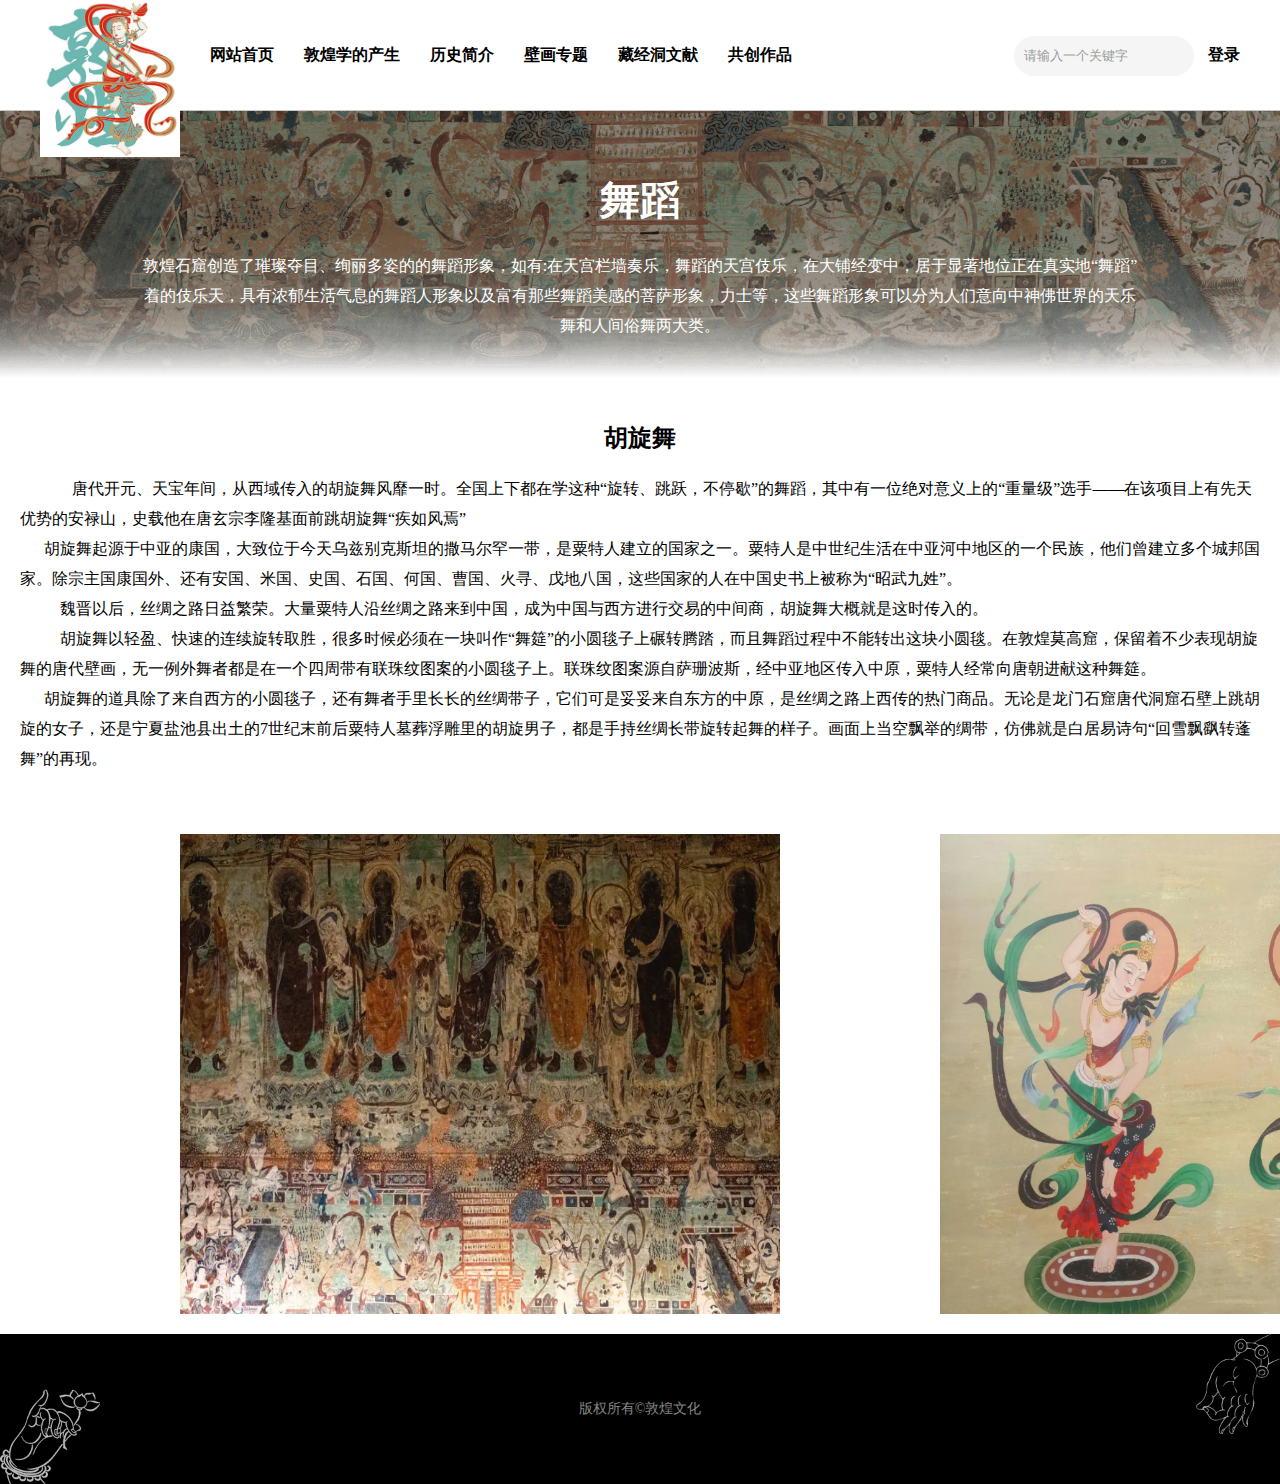
<file: detail2.html>
<!DOCTYPE html>
<html lang="en">

<head>
    <meta charset="UTF-8">
    <meta http-equiv="X-UA-Compatible" content="IE=edge">
    <meta name="viewport" content="width=device-width, initial-scale=1.0">
    <title>敦煌文化</title>
    <link rel="stylesheet" href="./css/style.css">
    <style>
      .main h2{
        text-align: center;
        margin: 20px;
      }
      p{
        line-height: 30px;
      }
      .main {
        padding: 20px;
      }
      .bottom img{
         width: 600px;
         height: 480px;
         margin-left: 160px;
         margin-top: 60px;
      }
      .bottom {
        display: flex;
      }
    </style>
</head>

<body>
    <!-- 导航栏 -->
    <header>
        <div class="heard">
            <div class="heard_left">
                <div class="logo">
                    <img src="./images/logo.png" alt="">
                </div>
                <nav>
                    <ul>
                        <li>
                            <a href="./index.html">网站首页</a>
                        </li>
                        <li>
                            <a href="./DunhuangStudies.html">敦煌学的产生</a>
                        </li>
                        <li>
                            <a href="./history.html">历史简介</a>
                        </li>
                        <li class="rop-down-menu-box">
                            <div class="drop-down-menu">
                                <a href="#">壁画专题</a>
                                <div class="drop-box">
                                    <a href="./animal.html">动物主题</a>
                                    <a href="./dance.html">舞蹈主题</a>
                                    <a href="./architecture.html">建筑主题</a>
                                    <a href="./Feitian.html">飞天主题</a>
                                </div>
                            </div>
                        </li>
                        <li>
                            <a href="./Scripture.html">藏经洞文献</a>
                        </li>
                        <li>
                            <a href="./creation.html">共创作品</a>
                        </li>
                    </ul>
                </nav>
            </div>
            <div class="heard_right">
                <span>
                    <input type="text" placeholder="请输入一个关键字">
                </span>
                <a href="login.html">登录</a>
            </div>
            <div class="clear"></div>
        </div>
    </header>
    <!-- 说明 -->
    <div id="illustrate">
      <img src="./images/dance.png" alt="">
      <div class="illustrate_box">
          <h3>舞蹈</h3>
          <p>
              敦煌石窟创造了璀璨夺目、绚丽多姿的的舞蹈形象，如有:在天宫栏墙奏乐，舞蹈的天宫伎乐，在大铺经变中，居于显著地位正在真实地“舞蹈”着的伎乐天，具有浓郁生活气息的舞蹈人形象以及富有那些舞蹈美感的菩萨形象，力士等，这些舞蹈形象可以分为人们意向中神佛世界的天乐舞和人间俗舞两大类。
          </p>
      </div>
  </div>
    <!-- 中间主要内容 -->
    <div class="main">
        <h2>胡旋舞</h2>
        <p>
          &nbsp;&nbsp;&nbsp;&nbsp;&nbsp;　　唐代开元、天宝年间，从西域传入的胡旋舞风靡一时。全国上下都在学这种“旋转、跳跃，不停歇”的舞蹈，其中有一位绝对意义上的“重量级”选手——在该项目上有先天优势的安禄山，史载他在唐玄宗李隆基面前跳胡旋舞“疾如风焉”
        </p>
        <p>
          &nbsp;&nbsp;&nbsp;&nbsp;&nbsp; 胡旋舞起源于中亚的康国，大致位于今天乌兹别克斯坦的撒马尔罕一带，是粟特人建立的国家之一。粟特人是中世纪生活在中亚河中地区的一个民族，他们曾建立多个城邦国家。除宗主国康国外、还有安国、米国、史国、石国、何国、曹国、火寻、戊地八国，这些国家的人在中国史书上被称为“昭武九姓”。
        </p>
        <p>
          &nbsp;&nbsp;&nbsp;&nbsp;&nbsp; 　魏晋以后，丝绸之路日益繁荣。大量粟特人沿丝绸之路来到中国，成为中国与西方进行交易的中间商，胡旋舞大概就是这时传入的。
        </p>
        <p>
          &nbsp;&nbsp;&nbsp;&nbsp;&nbsp; 　胡旋舞以轻盈、快速的连续旋转取胜，很多时候必须在一块叫作“舞筵”的小圆毯子上碾转腾踏，而且舞蹈过程中不能转出这块小圆毯。在敦煌莫高窟，保留着不少表现胡旋舞的唐代壁画，无一例外舞者都是在一个四周带有联珠纹图案的小圆毯子上。联珠纹图案源自萨珊波斯，经中亚地区传入中原，粟特人经常向唐朝进献这种舞筵。
        </p>
        <p>
          &nbsp;&nbsp;&nbsp;&nbsp;&nbsp; 胡旋舞的道具除了来自西方的小圆毯子，还有舞者手里长长的丝绸带子，它们可是妥妥来自东方的中原，是丝绸之路上西传的热门商品。无论是龙门石窟唐代洞窟石壁上跳胡旋的女子，还是宁夏盐池县出土的7世纪末前后粟特人墓葬浮雕里的胡旋男子，都是手持丝绸长带旋转起舞的样子。画面上当空飘举的绸带，仿佛就是白居易诗句“回雪飘飖转蓬舞”的再现。
        </p>
       <div class="bottom">
        <img src="images/666.png" alt="">
        <img src="images/7777.png" alt="">
       </div>
    </div>
    <footer>
        <div id="footer">
            <img class="footer_left" src="./images/footer_left.png" alt="">
            <img class="footer_right" src="./images/footer_right.png" alt="">
            <p>
                版权所有©敦煌文化
            </p>
        </div>
    </footer>
</body>

</html>
</file>
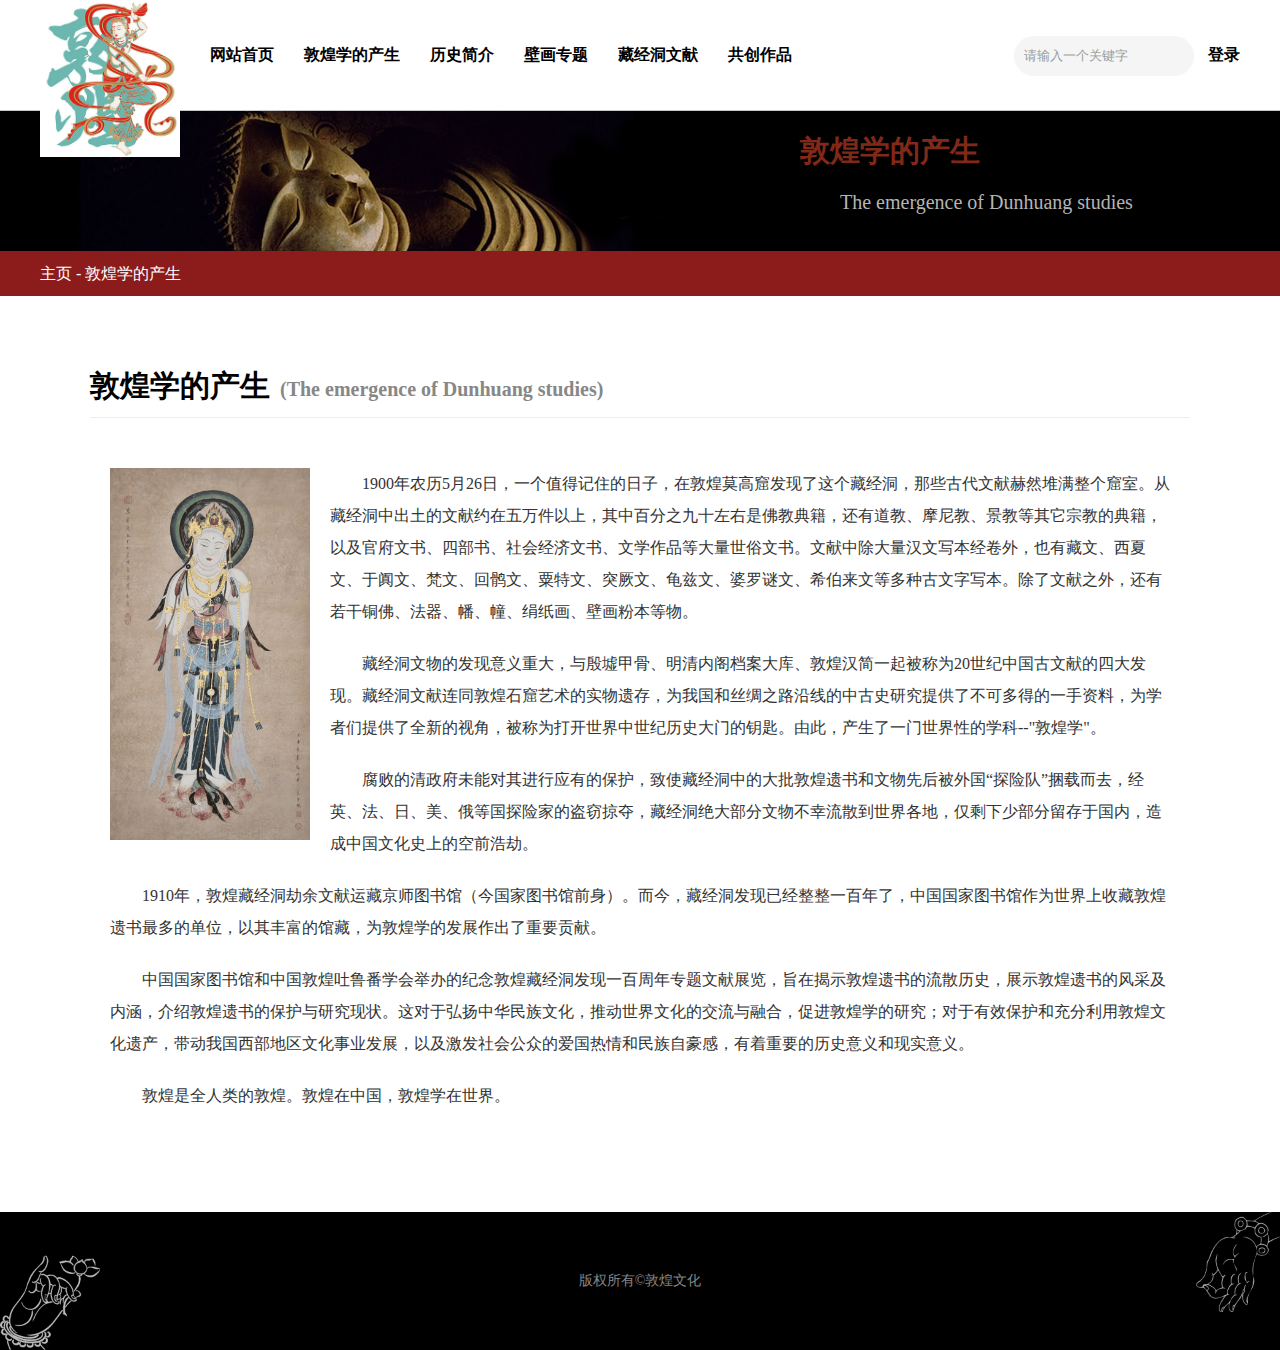
<file: DunhuangStudies.html>
<!DOCTYPE html>
<html lang="en">

<head>
    <meta charset="UTF-8">
    <meta http-equiv="X-UA-Compatible" content="IE=edge">
    <meta name="viewport" content="width=device-width, initial-scale=1.0">
    <title>敦煌文化</title>
    <link rel="stylesheet" href="./css/style.css">
</head>

<body>
    <!-- 导航栏 -->
    <header>
        <div class="heard">
            <div class="heard_left">
                <div class="logo">
                    <img src="./images/logo.png" alt="">
                </div>
                <nav>
                    <ul>
                        <li>
                            <a href="./index.html">网站首页</a>
                        </li>
                        <li>
                            <a href="./DunhuangStudies.html">敦煌学的产生</a>
                        </li>
                        <li>
                            <a href="./history.html">历史简介</a>
                        </li>
                        <li class="rop-down-menu-box">
                            <div class="drop-down-menu">
                                <a href="#">壁画专题</a>
                                <div class="drop-box">
                                    <a href="./animal.html">动物主题</a>
                                    <a href="./dance.html">舞蹈主题</a>
                                    <a href="./architecture.html">建筑主题</a>
                                    <a href="./Feitian.html">飞天主题</a>
                                </div>
                            </div>
                        </li>
                        <li>
                            <a href="./Scripture.html">藏经洞文献</a>
                        </li>
                        <li>
                            <a href="./creation.html">共创作品</a>
                        </li>
                    </ul>
                </nav>
            </div>
            <div class="heard_right">
                <span>
                    <input type="text" placeholder="请输入一个关键字">
                </span>
                <a href="login.html">登录</a>
            </div>
            <div class="clear"></div>
        </div>
    </header>
    <!-- 中间内容区域 -->
    <div id="banner2">
        <div class="banner2">
            <h3>敦煌学的产生</h3>
            <p>The emergence of Dunhuang studies</p>
        </div>
    </div>
    <!-- 第二导航栏 -->
    <div id="nav2">
        <div class="nav2_box">
            <a href="./index.html">主页</a> - <a href="./DunhuangStudies.html">敦煌学的产生</a>
        </div>
    </div>
    <!-- 中间主要内容 -->
    <div id="main_box">
        <h3>敦煌学的产生<span>(The emergence of Dunhuang studies)</span> </h3>
        <div class="main_txt">
            <img class="wenhua" src="./images/wenhua.png" alt="">
            <p>
                1900年农历5月26日，一个值得记住的日子，在敦煌莫高窟发现了这个藏经洞，那些古代文献赫然堆满整个窟室。从藏经洞中出土的文献约在五万件以上，其中百分之九十左右是佛教典籍，还有道教、摩尼教、景教等其它宗教的典籍，以及官府文书、四部书、社会经济文书、文学作品等大量世俗文书。文献中除大量汉文写本经卷外，也有藏文、西夏文、于阗文、梵文、回鹘文、粟特文、突厥文、龟兹文、婆罗谜文、希伯来文等多种古文字写本。除了文献之外，还有若干铜佛、法器、幡、幢、绢纸画、壁画粉本等物。
            </p>
            <p>
                藏经洞文物的发现意义重大，与殷墟甲骨、明清内阁档案大库、敦煌汉简一起被称为20世纪中国古文献的四大发现。藏经洞文献连同敦煌石窟艺术的实物遗存，为我国和丝绸之路沿线的中古史研究提供了不可多得的一手资料，为学者们提供了全新的视角，被称为打开世界中世纪历史大门的钥匙。由此，产生了一门世界性的学科--"敦煌学"。
            </p>
            <p>
                腐败的清政府未能对其进行应有的保护，致使藏经洞中的大批敦煌遗书和文物先后被外国“探险队”捆载而去，经英、法、日、美、俄等国探险家的盗窃掠夺，藏经洞绝大部分文物不幸流散到世界各地，仅剩下少部分留存于国内，造成中国文化史上的空前浩劫。
            </p>
            <p>
                1910年，敦煌藏经洞劫余文献运藏京师图书馆（今国家图书馆前身）。而今，藏经洞发现已经整整一百年了，中国国家图书馆作为世界上收藏敦煌遗书最多的单位，以其丰富的馆藏，为敦煌学的发展作出了重要贡献。
            </p>
            <p>
                中国国家图书馆和中国敦煌吐鲁番学会举办的纪念敦煌藏经洞发现一百周年专题文献展览，旨在揭示敦煌遗书的流散历史，展示敦煌遗书的风采及内涵，介绍敦煌遗书的保护与研究现状。这对于弘扬中华民族文化，推动世界文化的交流与融合，促进敦煌学的研究；对于有效保护和充分利用敦煌文化遗产，带动我国西部地区文化事业发展，以及激发社会公众的爱国热情和民族自豪感，有着重要的历史意义和现实意义。
            </p>
            <p>
                敦煌是全人类的敦煌。敦煌在中国，敦煌学在世界。
            </p>
        </div>
    </div>
    <footer>
        <div id="footer">
            <img class="footer_left" src="./images/footer_left.png" alt="">
            <img class="footer_right" src="./images/footer_right.png" alt="">
            <p>
                版权所有©敦煌文化
            </p>
        </div>
    </footer>
</body>

</html>
</file>
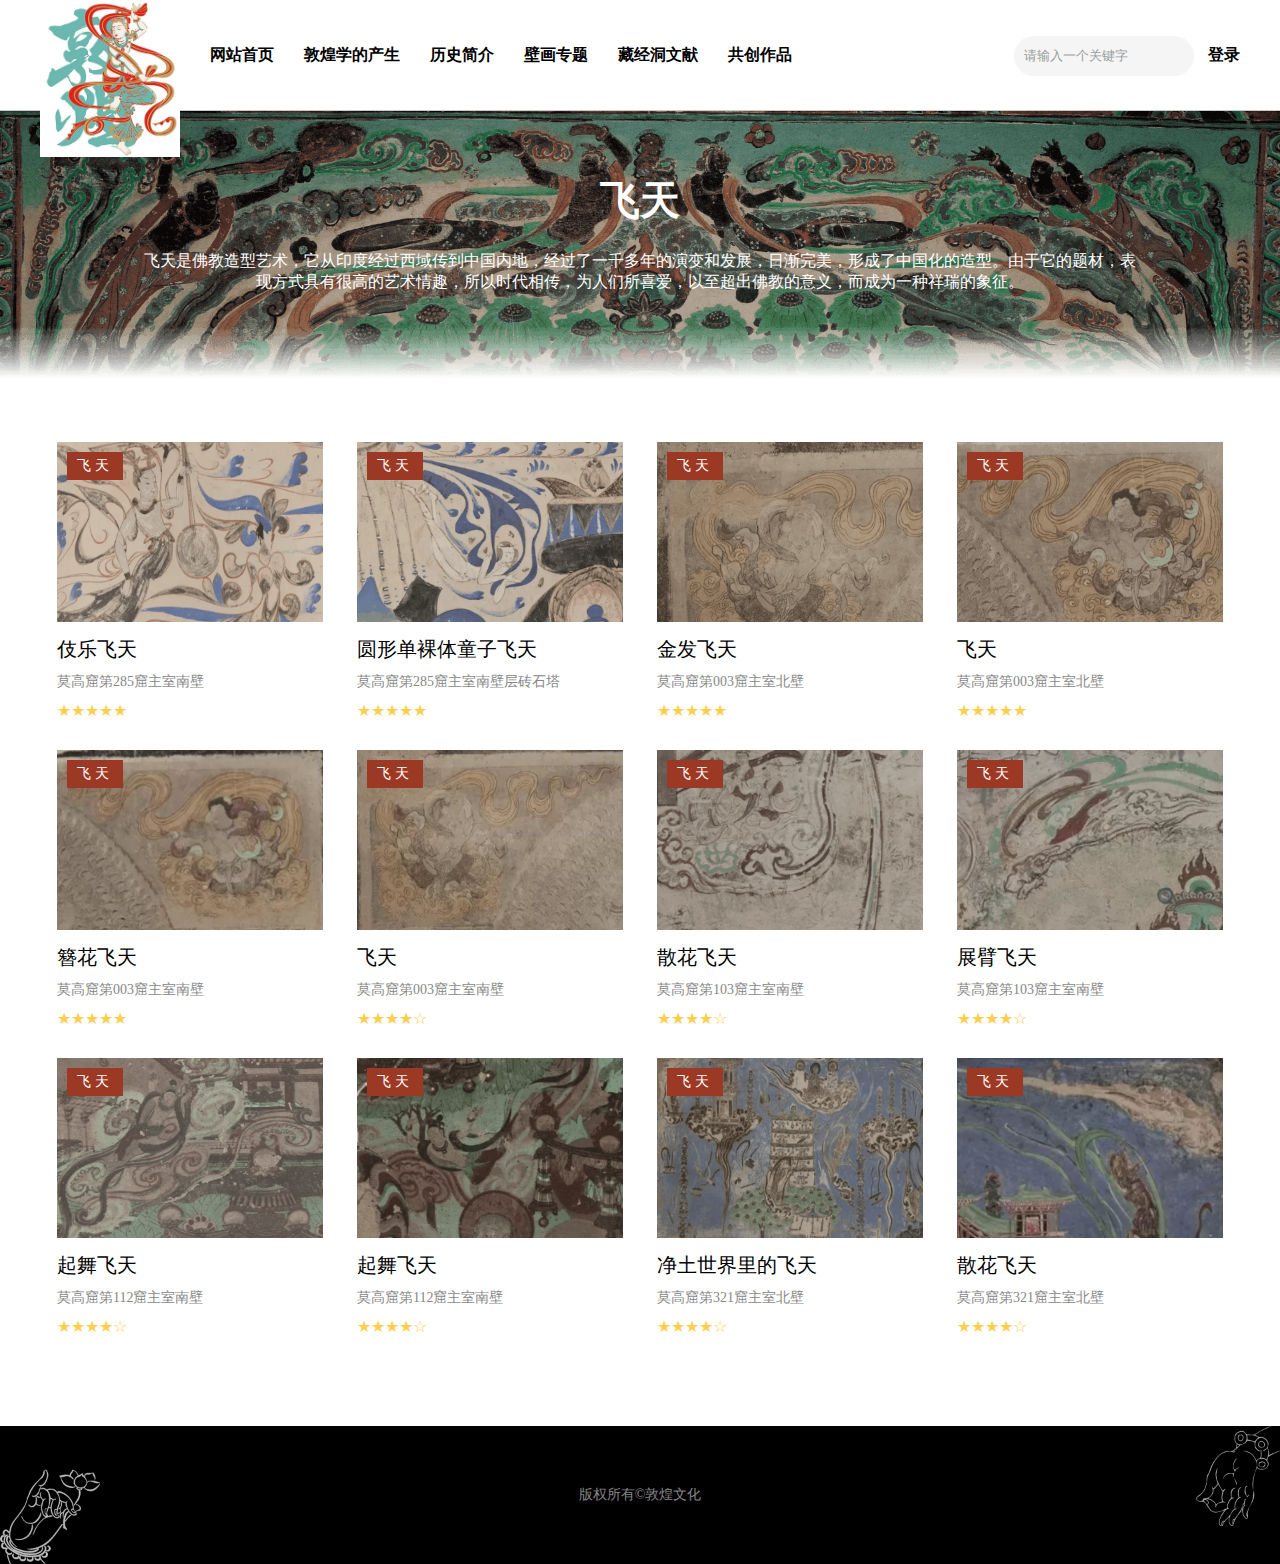
<file: Feitian.html>
<!DOCTYPE html>
<html lang="en">

<head>
    <meta charset="UTF-8">
    <meta http-equiv="X-UA-Compatible" content="IE=edge">
    <meta name="viewport" content="width=device-width, initial-scale=1.0">
    <title>敦煌文化</title>
    <link rel="stylesheet" href="./css/style.css">
</head>

<body>
    <!-- 导航栏 -->
    <header>
        <div class="heard">
            <div class="heard_left">
                <div class="logo">
                    <img src="./images/logo.png" alt="">
                </div>
                <nav>
                    <ul>
                        <li>
                            <a href="./index.html">网站首页</a>
                        </li>
                        <li>
                            <a href="./DunhuangStudies.html">敦煌学的产生</a>
                        </li>
                        <li>
                            <a href="./history.html">历史简介</a>
                        </li>
                        <li class="rop-down-menu-box">
                            <div class="drop-down-menu">
                                <a href="#">壁画专题</a>
                                <div class="drop-box">
                                    <a href="./animal.html">动物主题</a>
                                    <a href="./dance.html">舞蹈主题</a>
                                    <a href="./architecture.html">建筑主题</a>
                                    <a href="./Feitian.html">飞天主题</a>
                                </div>
                            </div>
                        </li>
                        <li>
                            <a href="./Scripture.html">藏经洞文献</a>
                        </li>
                        <li>
                            <a href="./creation.html">共创作品</a>
                        </li>
                    </ul>
                </nav>
            </div>
            <div class="heard_right">
                <span>
                    <input type="text" placeholder="请输入一个关键字">
                </span>
                <a href="login.html">登录</a>
            </div>
            <div class="clear"></div>
        </div>
    </header>
    <!-- 说明 -->
    <div id="illustrate">
        <img src="./images/feitianbanner.png" alt="">
        <div class="illustrate_box">
            <h3>飞天</h3>
            <p>
                飞天是佛教造型艺术，它从印度经过西域传到中国内地，经过了一千多年的演变和发展，日渐完美，形成了中国化的造型。由于它的题材，表现方式具有很高的艺术情趣，所以时代相传，为人们所喜爱，以至超出佛教的意义，而成为一种祥瑞的象征。
            </p>
        </div>
    </div>
    <!-- 中间主要内容 -->
    <div class="main_box2">
        <ul>
            <li>
                <div class="list_img">
                    <span>
                        飞天
                    </span>
                    <img src="./images/f1.png" alt="">
                </div>
                <p>伎乐飞天</p>
                <p>莫高窟第285窟主室南壁</p>
                <p>&#9733&#9733&#9733&#9733&#9733;</p>
            </li>
            <li>
                <div class="list_img">
                    <span>
                        飞天
                    </span>
                    <img src="./images/f2.png" alt="">
                </div>
                <p>圆形单裸体童子飞天</p>
                <p>莫高窟第285窟主室南壁层砖石塔</p>
                <p>&#9733&#9733&#9733&#9733&#9733;</p>
            </li>
            <li>
                <div class="list_img">
                    <span>
                        飞天
                    </span>
                    <img src="./images/f3.png" alt="">
                </div>
                <p>金发飞天</p>
                <p>莫高窟第003窟主室北壁</p>
                <p>&#9733&#9733&#9733&#9733&#9733;</p>
            </li>
            <li>
                <div class="list_img">
                    <span>
                        飞天
                    </span>
                    <img src="./images/f4.png" alt="">
                </div>
                <p>飞天</p>
                <p>莫高窟第003窟主室北壁</p>
                <p>&#9733&#9733&#9733&#9733&#9733;</p>
            </li>
            <li>
                <div class="list_img">
                    <span>
                        飞天
                    </span>
                    <img src="./images/f5.png" alt="">
                </div>
                <p>簪花飞天</p>
                <p>莫高窟第003窟主室南壁</p>
                <p>&#9733&#9733&#9733&#9733&#9733;</p>
            </li>
            <li>
                <div class="list_img">
                    <span>
                        飞天
                    </span>
                    <img src="./images/f6.png" alt="">
                </div>
                <p>飞天</p>
                <p>莫高窟第003窟主室南壁</p>
                <p>&#9733&#9733&#9733&#9733&#9734;</p>
            </li>
            <li>
                <div class="list_img">
                    <span>
                        飞天
                    </span>
                    <img src="./images/f7.png" alt="">
                </div>
                <p>散花飞天</p>
                <p>莫高窟第103窟主室南壁</p>
                <p>&#9733&#9733&#9733&#9733&#9734;</p>
            </li>
            <li>
                <div class="list_img">
                    <span>
                        飞天
                    </span>
                    <img src="./images/f8.png" alt="">
                </div>
                <p>展臂飞天</p>
                <p>莫高窟第103窟主室南壁</p>
                <p>&#9733&#9733&#9733&#9733&#9734;</p>
            </li>
            <li>
                <div class="list_img">
                    <span>
                        飞天
                    </span>
                    <img src="./images/f9.png" alt="">
                </div>
                <p>起舞飞天</p>
                <p>莫高窟第112窟主室南壁</p>
                <p>&#9733&#9733&#9733&#9733&#9734;</p>
            </li>
            <li>
                <div class="list_img">
                    <span>
                        飞天
                    </span>
                    <img src="./images/f10.png" alt="">
                </div>
                <p>起舞飞天</p>
                <p>莫高窟第112窟主室南壁</p>
                <p>&#9733&#9733&#9733&#9733&#9734;</p>
            </li>
            <li>
                <div class="list_img">
                    <span>
                        飞天
                    </span>
                    <img src="./images/f11.png" alt="">
                </div>
                <p>净土世界里的飞天</p>
                <p>莫高窟第321窟主室北壁</p>
                <p>&#9733&#9733&#9733&#9733&#9734;</p>
            </li>
            <li>
                <div class="list_img">
                    <span>
                        飞天
                    </span>
                    <img src="./images/f12.png" alt="">
                </div>
                <p>散花飞天</p>
                <p>莫高窟第321窟主室北壁</p>
                <p>&#9733&#9733&#9733&#9733&#9734;</p>
            </li>
        </ul>
    </div>
    <footer>
        <div id="footer">
            <img class="footer_left" src="./images/footer_left.png" alt="">
            <img class="footer_right" src="./images/footer_right.png" alt="">
            <p>
                版权所有©敦煌文化
            </p>
        </div>
    </footer>
</body>

</html>
</file>
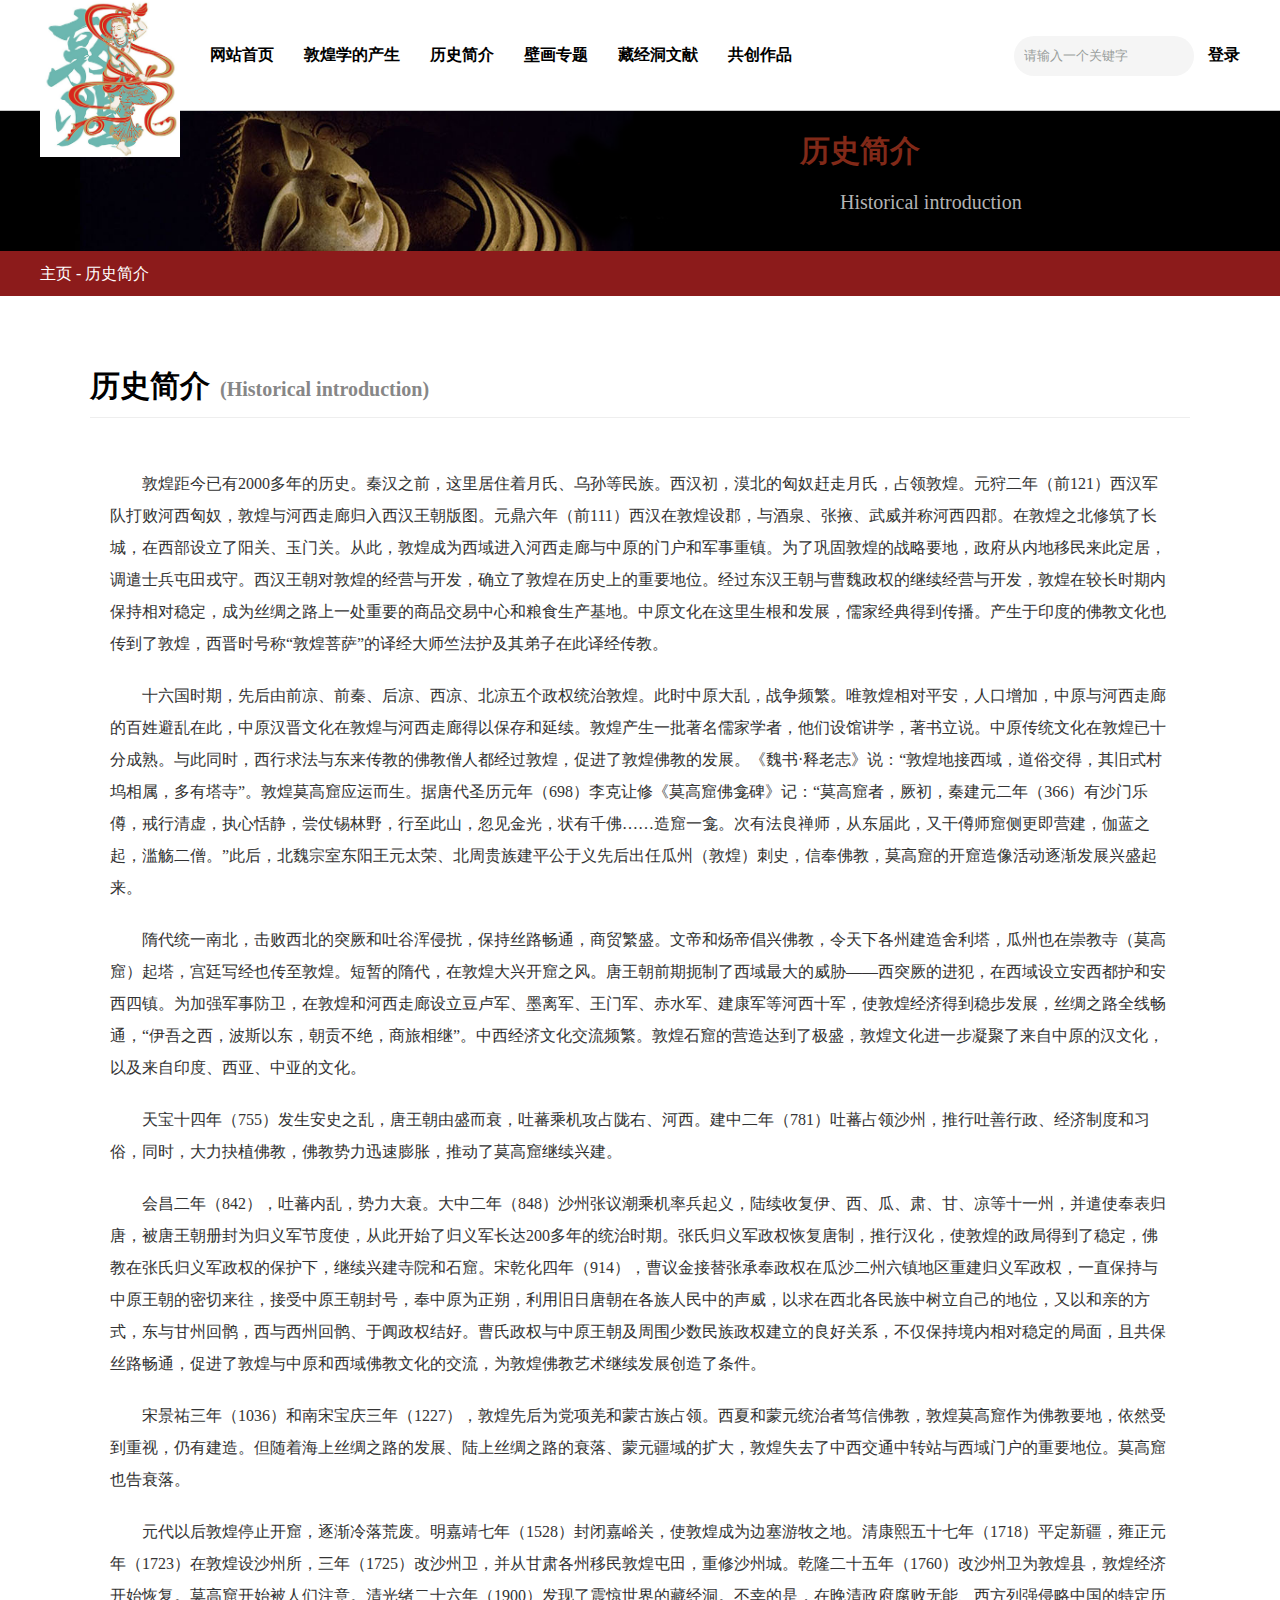
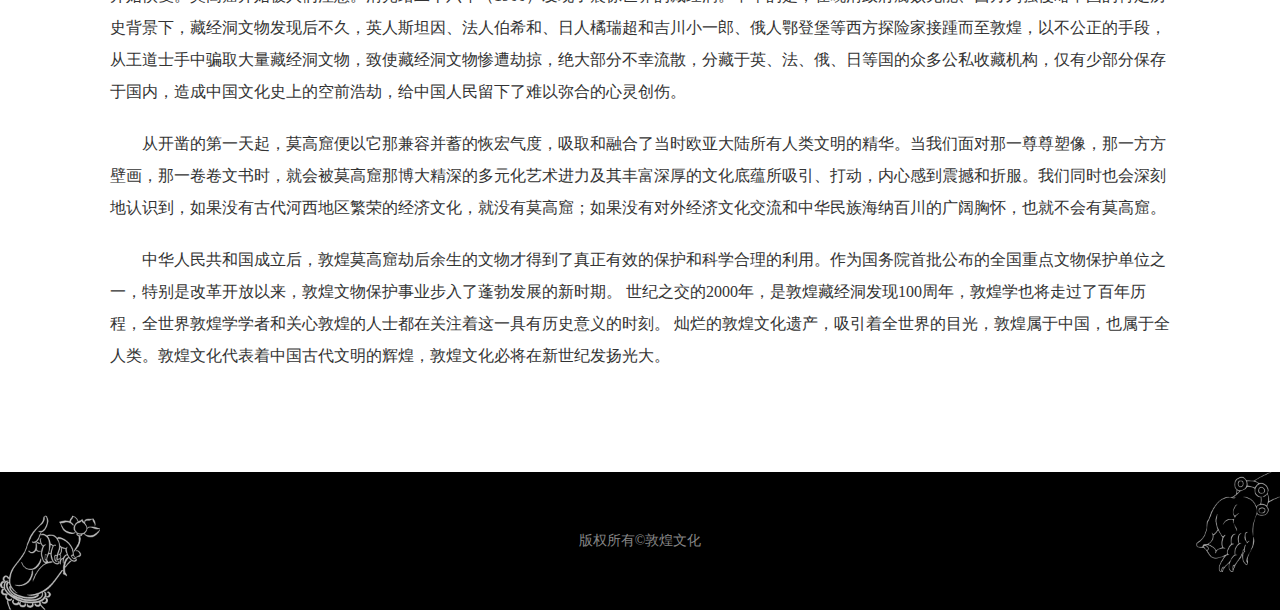
<file: history.html>
<!DOCTYPE html>
<html lang="en">

<head>
    <meta charset="UTF-8">
    <meta http-equiv="X-UA-Compatible" content="IE=edge">
    <meta name="viewport" content="width=device-width, initial-scale=1.0">
    <title>敦煌文化</title>
    <link rel="stylesheet" href="./css/style.css">
</head>

<body>
    <!-- 导航栏 -->
    <header>
        <div class="heard">
            <div class="heard_left">
                <div class="logo">
                    <img src="./images/logo.png" alt="">
                </div>
                <nav>
                    <ul>
                        <li>
                            <a href="./index.html">网站首页</a>
                        </li>
                        <li>
                            <a href="./DunhuangStudies.html">敦煌学的产生</a>
                        </li>
                        <li>
                            <a href="./history.html">历史简介</a>
                        </li>
                        <li class="rop-down-menu-box">
                            <div class="drop-down-menu">
                                <a href="#">壁画专题</a>
                                <div class="drop-box">
                                    <a href="./animal.html">动物主题</a>
                                    <a href="./dance.html">舞蹈主题</a>
                                    <a href="./architecture.html">建筑主题</a>
                                    <a href="./Feitian.html">飞天主题</a>
                                </div>
                            </div>
                        </li>
                        <li>
                            <a href="./Scripture.html">藏经洞文献</a>
                        </li>
                        <li>
                            <a href="./creation.html">共创作品</a>
                        </li>
                    </ul>
                </nav>
            </div>
            <div class="heard_right">
                <span>
                    <input type="text" placeholder="请输入一个关键字">
                </span>
                <a href="login.html">登录</a>
            </div>
            <div class="clear"></div>
        </div>
    </header>
    <!-- 中间内容区域 -->
    <div id="banner2">
        <div class="banner2">
            <h3>历史简介</h3>
            <p>Historical introduction</p>
        </div>
    </div>
    <!-- 第二导航栏 -->
    <div id="nav2">
        <div class="nav2_box">
            <a href="./index.html">主页</a> - <a href="./history.html">历史简介</a>
        </div>
    </div>
    <!-- 中间主要内容 -->
    <div id="main_box">
        <h3>历史简介<span>(Historical introduction)</span> </h3>
        <div class="main_txt">
            <p>
                敦煌距今已有2000多年的历史。秦汉之前，这里居住着月氏、乌孙等民族。西汉初，漠北的匈奴赶走月氏，占领敦煌。元狩二年（前121）西汉军队打败河西匈奴，敦煌与河西走廊归入西汉王朝版图。元鼎六年（前111）西汉在敦煌设郡，与酒泉、张掖、武威并称河西四郡。在敦煌之北修筑了长城，在西部设立了阳关、玉门关。从此，敦煌成为西域进入河西走廊与中原的门户和军事重镇。为了巩固敦煌的战略要地，政府从内地移民来此定居，调遣士兵屯田戎守。西汉王朝对敦煌的经营与开发，确立了敦煌在历史上的重要地位。经过东汉王朝与曹魏政权的继续经营与开发，敦煌在较长时期内保持相对稳定，成为丝绸之路上一处重要的商品交易中心和粮食生产基地。中原文化在这里生根和发展，儒家经典得到传播。产生于印度的佛教文化也传到了敦煌，西晋时号称“敦煌菩萨”的译经大师竺法护及其弟子在此译经传教。
            </p>
            <p>
                十六国时期，先后由前凉、前秦、后凉、西凉、北凉五个政权统治敦煌。此时中原大乱，战争频繁。唯敦煌相对平安，人口增加，中原与河西走廊的百姓避乱在此，中原汉晋文化在敦煌与河西走廊得以保存和延续。敦煌产生一批著名儒家学者，他们设馆讲学，著书立说。中原传统文化在敦煌已十分成熟。与此同时，西行求法与东来传教的佛教僧人都经过敦煌，促进了敦煌佛教的发展。《魏书·释老志》说：“敦煌地接西域，道俗交得，其旧式村坞相属，多有塔寺”。敦煌莫高窟应运而生。据唐代圣历元年（698）李克让修《莫高窟佛龛碑》记：“莫高窟者，厥初，秦建元二年（366）有沙门乐僔，戒行清虚，执心恬静，尝仗锡林野，行至此山，忽见金光，状有千佛……造窟一龛。次有法良禅师，从东届此，又干僔师窟侧更即营建，伽蓝之起，滥觞二僧。”此后，北魏宗室东阳王元太荣、北周贵族建平公于义先后出任瓜州（敦煌）刺史，信奉佛教，莫高窟的开窟造像活动逐渐发展兴盛起来。
            </p>
            <p>
                隋代统一南北，击败西北的突厥和吐谷浑侵扰，保持丝路畅通，商贸繁盛。文帝和炀帝倡兴佛教，令天下各州建造舍利塔，瓜州也在崇教寺（莫高窟）起塔，宫廷写经也传至敦煌。短暂的隋代，在敦煌大兴开窟之风。唐王朝前期扼制了西域最大的威胁——西突厥的进犯，在西域设立安西都护和安西四镇。为加强军事防卫，在敦煌和河西走廊设立豆卢军、墨离军、王门军、赤水军、建康军等河西十军，使敦煌经济得到稳步发展，丝绸之路全线畅通，“伊吾之西，波斯以东，朝贡不绝，商旅相继”。中西经济文化交流频繁。敦煌石窟的营造达到了极盛，敦煌文化进一步凝聚了来自中原的汉文化，以及来自印度、西亚、中亚的文化。
            </p>
            <p>
                天宝十四年（755）发生安史之乱，唐王朝由盛而衰，吐蕃乘机攻占陇右、河西。建中二年（781）吐蕃占领沙州，推行吐善行政、经济制度和习俗，同时，大力抉植佛教，佛教势力迅速膨胀，推动了莫高窟继续兴建。
            </p>
            <p>
                会昌二年（842），吐蕃内乱，势力大衰。大中二年（848）沙州张议潮乘机率兵起义，陆续收复伊、西、瓜、肃、甘、凉等十一州，并遣使奉表归唐，被唐王朝册封为归义军节度使，从此开始了归义军长达200多年的统治时期。张氏归义军政权恢复唐制，推行汉化，使敦煌的政局得到了稳定，佛教在张氏归义军政权的保护下，继续兴建寺院和石窟。宋乾化四年（914），曹议金接替张承奉政权在瓜沙二州六镇地区重建归义军政权，一直保持与中原王朝的密切来往，接受中原王朝封号，奉中原为正朔，利用旧日唐朝在各族人民中的声威，以求在西北各民族中树立自己的地位，又以和亲的方式，东与甘州回鹘，西与西州回鹘、于阗政权结好。曹氏政权与中原王朝及周围少数民族政权建立的良好关系，不仅保持境内相对稳定的局面，且共保丝路畅通，促进了敦煌与中原和西域佛教文化的交流，为敦煌佛教艺术继续发展创造了条件。
            </p>
            <p>
                宋景祐三年（1036）和南宋宝庆三年（1227），敦煌先后为党项羌和蒙古族占领。西夏和蒙元统治者笃信佛教，敦煌莫高窟作为佛教要地，依然受到重视，仍有建造。但随着海上丝绸之路的发展、陆上丝绸之路的衰落、蒙元疆域的扩大，敦煌失去了中西交通中转站与西域门户的重要地位。莫高窟也告衰落。
            </p>
            <p>
                元代以后敦煌停止开窟，逐渐冷落荒废。明嘉靖七年（1528）封闭嘉峪关，使敦煌成为边塞游牧之地。清康熙五十七年（1718）平定新疆，雍正元年（1723）在敦煌设沙州所，三年（1725）改沙州卫，并从甘肃各州移民敦煌屯田，重修沙州城。乾隆二十五年（1760）改沙州卫为敦煌县，敦煌经济开始恢复。莫高窟开始被人们注意。清光绪二十六年（1900）发现了震惊世界的藏经洞。不幸的是，在晚清政府腐败无能、西方列强侵略中国的特定历史背景下，藏经洞文物发现后不久，英人斯坦因、法人伯希和、日人橘瑞超和吉川小一郎、俄人鄂登堡等西方探险家接踵而至敦煌，以不公正的手段，从王道士手中骗取大量藏经洞文物，致使藏经洞文物惨遭劫掠，绝大部分不幸流散，分藏于英、法、俄、日等国的众多公私收藏机构，仅有少部分保存于国内，造成中国文化史上的空前浩劫，给中国人民留下了难以弥合的心灵创伤。
            </p>
            <p>
                从开凿的第一天起，莫高窟便以它那兼容并蓄的恢宏气度，吸取和融合了当时欧亚大陆所有人类文明的精华。当我们面对那一尊尊塑像，那一方方壁画，那一卷卷文书时，就会被莫高窟那博大精深的多元化艺术进力及其丰富深厚的文化底蕴所吸引、打动，内心感到震撼和折服。我们同时也会深刻地认识到，如果没有古代河西地区繁荣的经济文化，就没有莫高窟；如果没有对外经济文化交流和中华民族海纳百川的广阔胸怀，也就不会有莫高窟。
            </p>
            <p>
                中华人民共和国成立后，敦煌莫高窟劫后余生的文物才得到了真正有效的保护和科学合理的利用。作为国务院首批公布的全国重点文物保护单位之一，特别是改革开放以来，敦煌文物保护事业步入了蓬勃发展的新时期。
                世纪之交的2000年，是敦煌藏经洞发现100周年，敦煌学也将走过了百年历程，全世界敦煌学学者和关心敦煌的人士都在关注着这一具有历史意义的时刻。
                灿烂的敦煌文化遗产，吸引着全世界的目光，敦煌属于中国，也属于全人类。敦煌文化代表着中国古代文明的辉煌，敦煌文化必将在新世纪发扬光大。
            </p>
        </div>
    </div>
    <footer>
        <div id="footer">
            <img class="footer_left" src="./images/footer_left.png" alt="">
            <img class="footer_right" src="./images/footer_right.png" alt="">
            <p>
                版权所有©敦煌文化
            </p>
        </div>
    </footer>
</body>

</html>
</file>
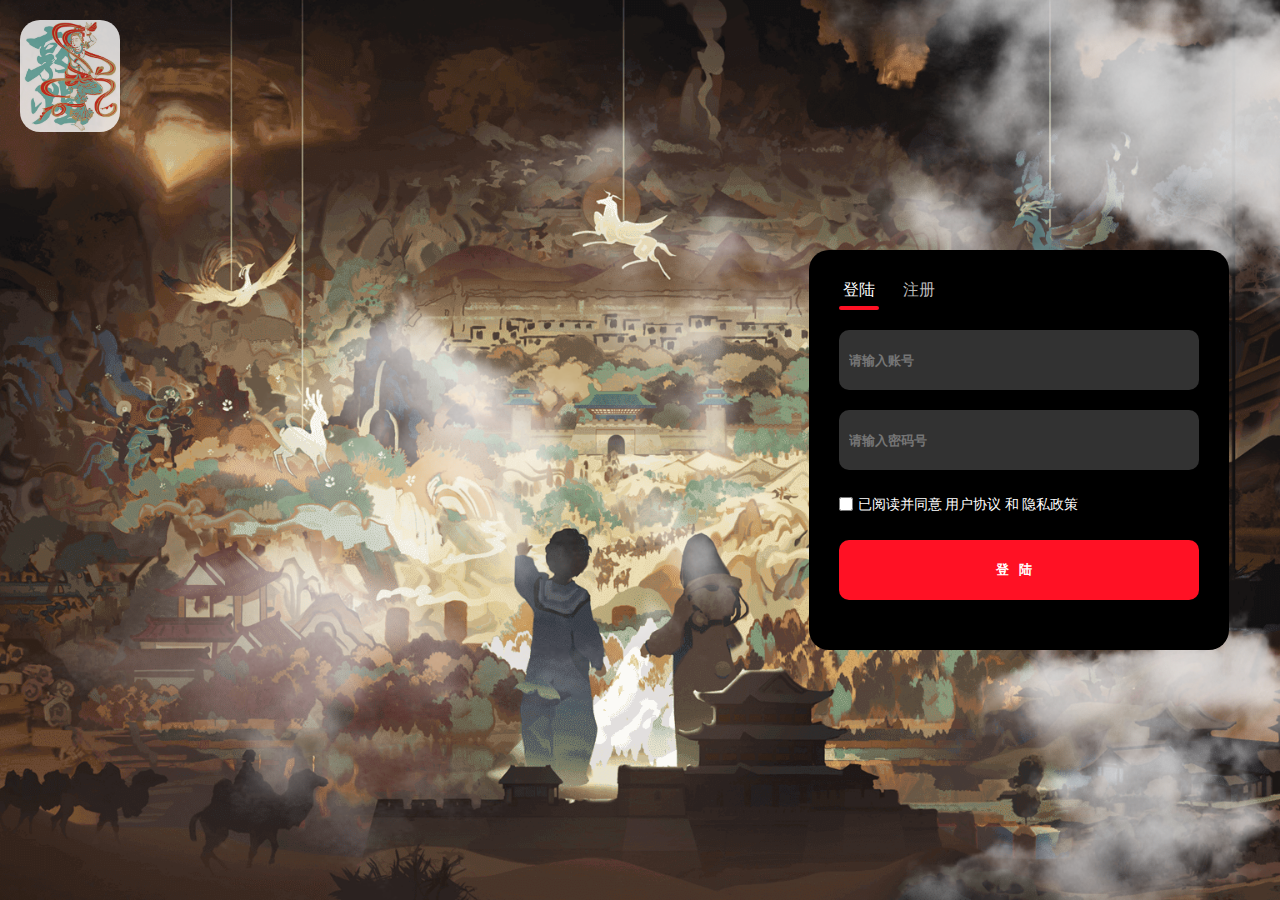
<file: login.html>
<!DOCTYPE html>
<html lang="en">

<head>
    <meta charset="UTF-8">
    <meta http-equiv="X-UA-Compatible" content="IE=edge">
    <meta name="viewport" content="width=device-width, initial-scale=1.0">
    <title>敦煌文化</title>
    <link rel="stylesheet" href="./css/style.css">
</head>

<body>
    <div id="form_box">
        <img class="yunduo" src="./images/yunduo.png" alt="">
        <a href="./index.html" class="logo_a">
            <img src="./images/logo.png" alt="">
        </a>
        <div class="form_list">
            <ul>
                <div class="form_title">
                    <span class="title_style" id="loginTitle">
                        登陆
                        <div></div>
                    </span>
                    <span id="registerTitle">
                        注册
                        <div></div>
                    </span>
                    <div class="clear"></div>
                </div>
                <div class="box1">
                    <li class="list_in">
                        <input type="text" placeholder="请输入账号">
                    </li>
                    <li class="list_in">
                        <input type="text" placeholder="请输入密码号">
                    </li>
                    <li class="xieyi">
                        <input type="checkbox" id="agreeCheckbox" name="agreeCheckbox" value="agree">已阅读并同意 用户协议 和 隐私政策
                    </li>
                    <li class="caozuo">
                        <button>登陆</button>
                    </li>
                </div>
                <div class="box2" style="display: none;">
                    <li class="list_in">
                        <input type="text" placeholder="昵称">
                    </li>
                    <li class="list_in">
                        <input type="text" placeholder="请输入账号">
                    </li>
                    <li class="list_in">
                        <input type="text" placeholder="请输入密码号">
                    </li>
                    <li class="xieyi">
                        <input type="checkbox" id="agreeCheckbox" name="agreeCheckbox" value="agree">已阅读并同意 用户协议 和 隐私政策
                    </li>
                    <li class="caozuo">
                        <button>登陆</button>
                    </li>
                </div>
            </ul>
        </div>
    </div>
</body>
<script>
    // 获取登录和注册的span元素
    const loginSpan = document.getElementById("loginTitle");
    const registerSpan = document.getElementById("registerTitle");

    // 获取box1和box2的元素
    const box1 = document.querySelector(".box1");
    const box2 = document.querySelector(".box2");

    // 添加点击事件处理程序
    loginSpan.addEventListener("click", function () {
        // 显示box1
        box1.style.display = "block";
        // 隐藏box2
        box2.style.display = "none";

        // 切换类名
        loginSpan.classList.add("title_style");
        registerSpan.classList.remove("title_style");
    });

    registerSpan.addEventListener("click", function () {
        // 显示box2
        box2.style.display = "block";
        // 隐藏box1
        box1.style.display = "none";

        // 切换类名
        registerSpan.classList.add("title_style");
        loginSpan.classList.remove("title_style");
    });
</script>

</html>
</file>
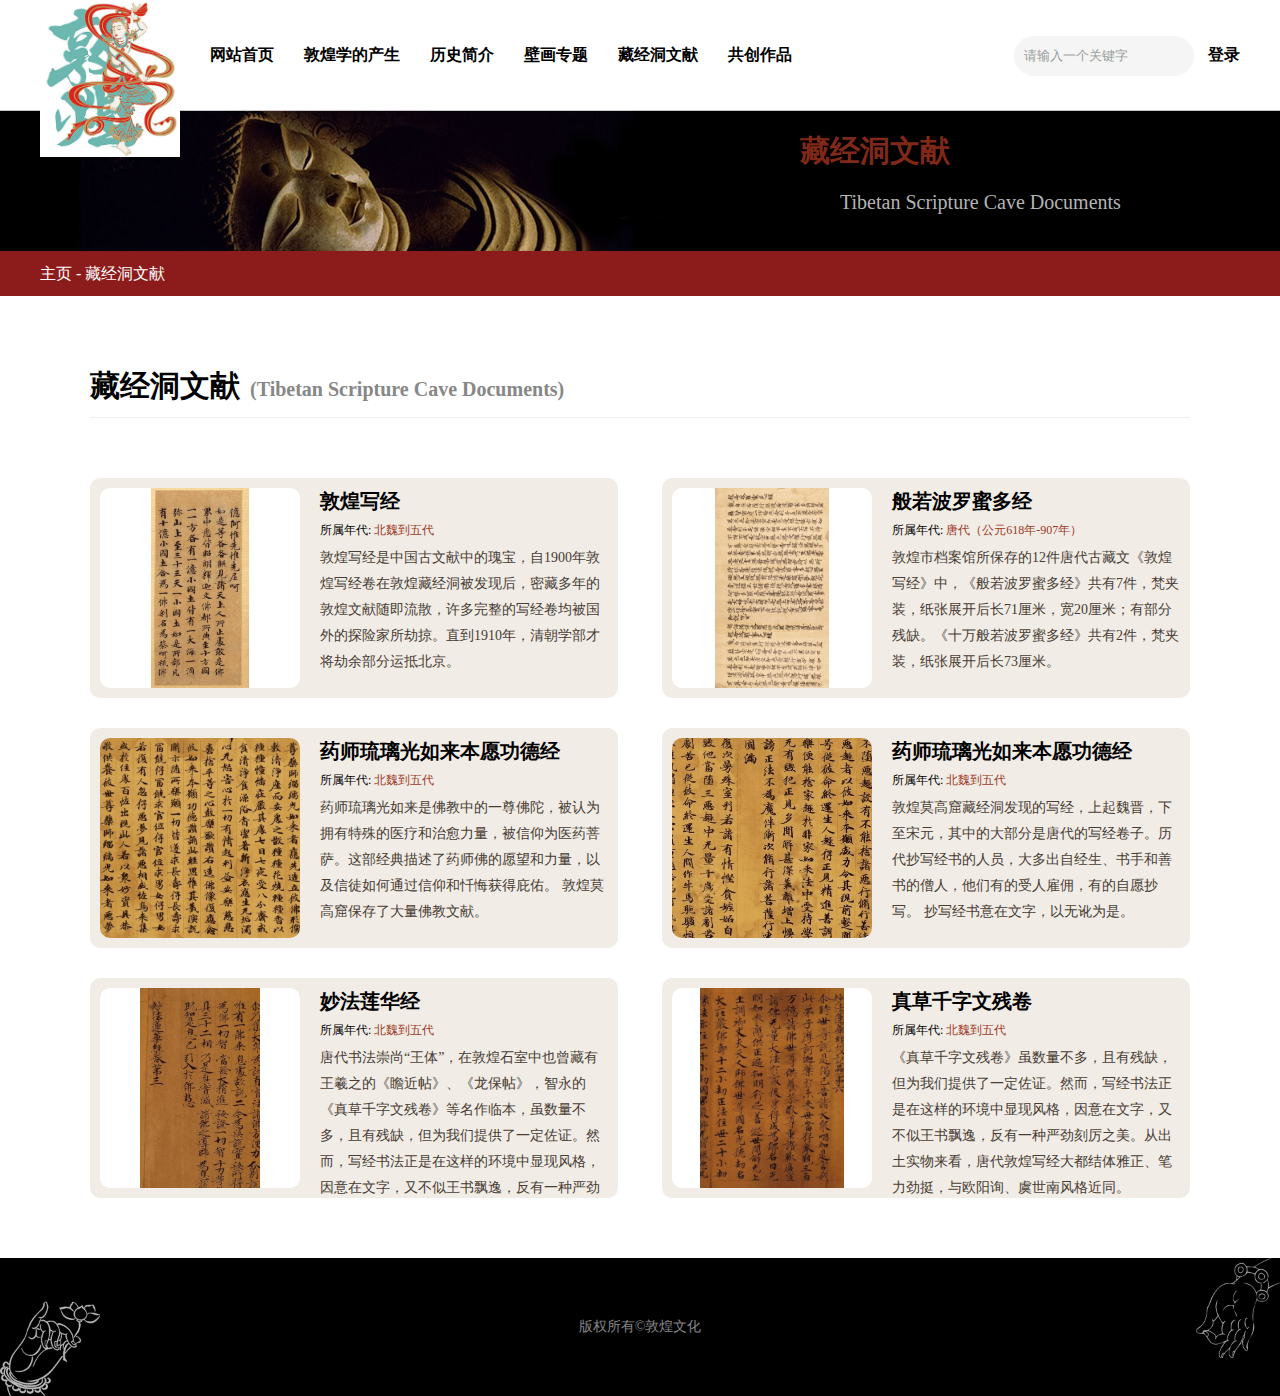
<file: Scripture.html>
<!DOCTYPE html>
<html lang="en">

<head>
    <meta charset="UTF-8">
    <meta http-equiv="X-UA-Compatible" content="IE=edge">
    <meta name="viewport" content="width=device-width, initial-scale=1.0">
    <title>敦煌文化</title>
    <link rel="stylesheet" href="./css/style.css">
</head>

<body>
    <!-- 导航栏 -->
    <header>
        <div class="heard">
            <div class="heard_left">
                <div class="logo">
                    <img src="./images/logo.png" alt="">
                </div>
                <nav>
                    <ul>
                        <li>
                            <a href="./index.html">网站首页</a>
                        </li>
                        <li>
                            <a href="./DunhuangStudies.html">敦煌学的产生</a>
                        </li>
                        <li>
                            <a href="./history.html">历史简介</a>
                        </li>
                        <li class="rop-down-menu-box">
                            <div class="drop-down-menu">
                                <a href="#">壁画专题</a>
                                <div class="drop-box">
                                    <a href="./animal.html">动物主题</a>
                                    <a href="./dance.html">舞蹈主题</a>
                                    <a href="./architecture.html">建筑主题</a>
                                    <a href="./Feitian.html">飞天主题</a>
                                </div>
                            </div>
                        </li>
                        <li>
                            <a href="./Scripture.html">藏经洞文献</a>
                        </li>
                        <li>
                            <a href="./creation.html">共创作品</a>
                        </li>
                    </ul>
                </nav>
            </div>
            <div class="heard_right">
                <span>
                    <input type="text" placeholder="请输入一个关键字">
                </span>
                <a href="login.html">登录</a>
            </div>
            <div class="clear"></div>
        </div>
    </header>
    <!-- 中间内容区域 -->
    <div id="banner2">
        <div class="banner2">
            <h3>藏经洞文献</h3>
            <p>Tibetan Scripture Cave Documents</p>
        </div>
    </div>
    <!-- 第二导航栏 -->
    <div id="nav2">
        <div class="nav2_box">
            <a href="./index.html">主页</a> - <a href="./Scripture.html">藏经洞文献</a>
        </div>
    </div>
    <!-- 中间主要内容 -->
    <div id="main_box">
        <h3>藏经洞文献<span>(Tibetan Scripture Cave Documents)</span> </h3>
        <div id="Documents_box">
            <ul>
                <li>
                    <div class="jing_img">
                        <img src="./images/jing1.png" alt="">
                    </div>
                    <div class="jing_txt">
                        <p>敦煌写经</p>
                        <p>所属年代: <span>北魏到五代</span></p>
                        <p>
                            敦煌写经是中国古文献中的瑰宝，自1900年敦煌写经卷在敦煌藏经洞被发现后，密藏多年的敦煌文献随即流散，许多完整的写经卷均被国外的探险家所劫掠。直到1910年，清朝学部才将劫余部分运抵北京。
                        </p>
                    </div>
                </li>
                <li>
                    <div class="jing_img">
                        <img src="./images/jing2.png" alt="">
                    </div>
                    <div class="jing_txt">
                        <p>般若波罗蜜多经</p>
                        <p>所属年代: <span>唐代（公元618年-907年）</span></p>
                        <p>
                            敦煌市档案馆所保存的12件唐代古藏文《敦煌写经》中，《般若波罗蜜多经》共有7件，梵夹装，纸张展开后长71厘米，宽20厘米；有部分残缺。《十万般若波罗蜜多经》共有2件，梵夹装，纸张展开后长73厘米。
                        </p>
                    </div>
                </li>
                <li>
                    <div class="jing_img">
                        <img src="./images/jing3.png" alt="">
                    </div>
                    <div class="jing_txt">
                        <p>药师琉璃光如来本愿功德经</p>
                        <p>所属年代: <span>北魏到五代</span></p>
                        <p>
                            药师琉璃光如来是佛教中的一尊佛陀，被认为拥有特殊的医疗和治愈力量，被信仰为医药菩萨。这部经典描述了药师佛的愿望和力量，以及信徒如何通过信仰和忏悔获得庇佑。
                            敦煌莫高窟保存了大量佛教文献。
                        </p>
                    </div>
                </li>
                <li>
                    <div class="jing_img">
                        <img src="./images/jing4.png" alt="">
                    </div>
                    <div class="jing_txt">
                        <p>药师琉璃光如来本愿功德经</p>
                        <p>所属年代: <span>北魏到五代</span></p>
                        <p>
                            敦煌莫高窟藏经洞发现的写经，上起魏晋，下至宋元，其中的大部分是唐代的写经卷子。历代抄写经书的人员，大多出自经生、书手和善书的僧人，他们有的受人雇佣，有的自愿抄写。
                            抄写经书意在文字，以无讹为是。
                        </p>
                    </div>
                </li>
                <li>
                    <div class="jing_img">
                        <img src="./images/jing5.png" alt="">
                    </div>
                    <div class="jing_txt">
                        <p>妙法莲华经</p>
                        <p>所属年代: <span>北魏到五代</span></p>
                        <p>
                            唐代书法崇尚“王体”，在敦煌石室中也曾藏有王羲之的《瞻近帖》、《龙保帖》，智永的《真草千字文残卷》等名作临本，虽数量不多，且有残缺，但为我们提供了一定佐证。然而，写经书法正是在这样的环境中显现风格，因意在文字，又不似王书飘逸，反有一种严劲刻厉之美。从出土实物来看，唐代敦煌写经大都结体雅正、笔力劲挺
                        </p>
                    </div>
                </li>
                <li>
                    <div class="jing_img">
                        <img src="./images/jing6.png" alt="">
                    </div>
                    <div class="jing_txt">
                        <p>真草千字文残卷</p>
                        <p>所属年代: <span>北魏到五代</span></p>
                        <p>
                            《真草千字文残卷》虽数量不多，且有残缺，但为我们提供了一定佐证。然而，写经书法正是在这样的环境中显现风格，因意在文字，又不似王书飘逸，反有一种严劲刻厉之美。从出土实物来看，唐代敦煌写经大都结体雅正、笔力劲挺，与欧阳询、虞世南风格近同。
                        </p>
                    </div>
                </li>
                <div class="clear"></div>
            </ul>
        </div>
    </div>
    <footer>
        <div id="footer">
            <img class="footer_left" src="./images/footer_left.png" alt="">
            <img class="footer_right" src="./images/footer_right.png" alt="">
            <p>
                版权所有©敦煌文化
            </p>
        </div>
    </footer>
</body>

</html>
</file>
<file: css/style.css>
/* 清楚默认格式 */
* {
    margin: 0px;
    padding: 0px;
    list-style: none;
}

/* 清除浮动 */
.clear {
    clear: both;
}

/* 头部导航栏 */
header {
    height: 110px;
    position: relative;
    z-index: 99;
    border-bottom: 1px solid #C8C8C8;
}

.heard {
    width: 1200px;
    height: 110px;
    margin: 0 auto;
}

.heard_left {
    float: left;
    height: 110px;
}

.logo {
    float: left;
    width: 140px;
    margin-right: 30px;
}

.logo img {
    width: 100%;
}

.heard_right {
    float: right;
    line-height: 110px;
}

.heard_right a {
    font-weight: bolder;
    color: black;
    text-decoration: none;
}

.heard_right a:hover {
    text-decoration: underline;
    color: #FF3030;
}


.heard_right input {
    width: 160px;
    height: 40px;
    background: #F5F5F5;
    border: 0px;
    border-radius: 20px;
    padding: 0px 10px;
    margin-right: 10px;
}

.heard_right input::placeholder {
    color: #999E9C;
}

nav {
    float: left;
    height: 100%;
}

.rop-down-menu {
    display: inline-block;
}

nav ul>li {
    float: left;
    height: 110px;
    line-height: 110px;
    margin-right: 30px;

}

nav ul>li>a {
    text-decoration: none;
    color: black;
    font-weight: bolder;
}

nav ul>li>a:hover {
    color: #FF3030;
    text-decoration: underline;
}


.drop-down-menu {
    width: 64px;
}

.drop-down-menu>a {
    color: #000;
    font-weight: bolder;
    text-decoration: none;
}

.drop-down-menu:hover>a {
    color: #FF3030;
    text-decoration: underline;
}

.drop-box {
    display: none;
}

.rop-down-menu-box:hover .drop-box {
    display: block;
    border-top: 4px solid #FF3030;
    position: relative;
    top: -10px;
    background-color: #fff;
    box-shadow: 0 5px 20px rgba(0, 0, 0, 0.15);
    width: 200px;
    line-height: 30px;
}

.drop-box a {
    display: block;
    color: #878787;
    text-decoration: none;
    padding: 10px;
    font-weight: bolder;
}

.drop-box a:hover {
    color: #000;
    text-decoration: underline;
}

/* banner栏目 */
#banner {
    position: relative;
    height: 540px;
    margin: 0 auto;
    background: url(../images/banner.png) no-repeat;
    background-size: cover;
    background-position: center;
    width: 100%;
    /* 设置最小宽度为 1100px */
}

.little_box {
    position: relative;
    width: 1400px;
    margin: 0 auto;
}

.banner_text {
    width: 700px;
    color: #fff;
    float: left;
    margin-left: 145px;
    margin-top: 145px;
}

.banner_text p {
    line-height: 30px;
    margin-top: 30px;
}

.index_more {
    width: 126px;
    height: 40px;

}

.index_more a {
    display: inline-block;
    width: 100%;
    height: 100%;
    text-align: center;
    letter-spacing: 4px;
    background-color: #FF3030;
    color: #fff;
    text-decoration: none;
    line-height: 40px;
    border-radius: 10px;
    margin-top: 20px;
    font-size: 14px;
}

.index-img {
    float: right;
    width: 200px;
    margin-right: 150px;
    margin-top: 100px;
    cursor: pointer;
    /* 添加过渡效果，实现平滑的动画 */
}

.index-img img {
    width: 100%;
}


/* <!-- 壁画专题 --> */
#Mural_Special_Topic {
    position: relative;
    width: 100%;
    padding: 50px 0px;
    background: url(../images/bg1.png);
}

.bg2 {
    top: 0px;
    width: 300px;
    position: absolute;
    display: block;
    width: 100%;
    margin: 0 auto;
    text-align: center;
}

.bg2 img {
    width: 300px;
}

.Mural_Special_Topic_box {
    width: 1200px;
    margin: 0 auto;
}

.h2 {
    position: relative;
    z-index: 3;
    text-align: center;
}

.h2 h2 {
    font-size: 40px;
}

.h2 p {
    color: #878787;
    line-height: 30px;
    margin-top: 10px;
}

.Mural_Special_list {
    margin-top: 30px;
}

.Mural_Special_list li {
    display: inline-block;
    width: 226px;
    margin: 15px;
    background-color: #fff;
    padding: 10px 20px;
    border-radius: 20px;
    cursor: pointer;
}



.Mural_Special_list li img {
    width: 100%;
}

.Mural_Special_list li h3 {
    font-size: 26px;
    line-height: 40px;
    margin: 10px 0px;
}

.Mural_Special_list_txt {
    display: -webkit-box;
    -webkit-box-orient: vertical;
    -webkit-line-clamp: 3;
    overflow: hidden;
    font-size: 14px;
    color: #999;
    line-height: 26px;
}

.Mural_Special_list_number {
    font-size: 14px;
    color: #cdcdcd;
    margin-top: 10px;
}

.Mural_Special_list_number span {
    color: #bf4800;
}

/* <!-- 文献 --> */
#literature {
    width: 100%;
    background: url(../images/wenxian.png) no-repeat;
    background-position: center;
    background-size: cover;
    padding: 50px 0px;
}

#literature .h2 {
    color: #fff;
}

#literature_box {
    width: 1200px;
    margin: 0 auto;
    margin-top: 60px;
}

.literature_box_left {
    color: #fff;
    line-height: 30px;
    display: inline-block;
}

.literature_box_left ul {
    margin-top: 40px;
}

.literature_box_left ul li {
    margin-bottom: 30px;
    font-size: 20px;
    color: #B9B6B4;
    cursor: pointer;
}

.literature_box_left ul li:hover {
    color: #fff;
}

.literature_box_right {
    width: 590px;
    float: right;
    top: 0px;
}

.literature_box_right img {
    width: 100%;
}

/* <!-- 共创作品 --> */

#Co_create_works {
    width: 100%;
    padding: 50px 0px;
    background: url(../images/bg3.png) no-repeat;
    background-position: center;
    background-size: cover;
}

.Co_create_works_box {
    width: 1200px;
    margin: 0 auto;
}

.Co_create_works_box li {
    width: 296px;
    display: inline-block;
    margin: 30px 30px;
    background-color: #fff;
    border-radius: 20px;
    padding: 20px 20px;
}

.works_box_img {
    width: 100%;
    height: 296px;
    overflow: hidden;
    /* 隐藏超出容器的部分 */
    text-align: center;
    /* 图片水平居中 */
    position: relative;
}



.Co_create_works_box li:nth-child(1) .works_box_img {
    background: url(../images/create1.png) no-repeat;
    background-position: center;
    background-size: cover;
}

.Co_create_works_box li:nth-child(2) .works_box_img {
    background: url(../images/create2.png) no-repeat;
    background-position: center;
    background-size: cover;
}

.Co_create_works_box li:nth-child(3) .works_box_img {
    background: url(../images/create3.png) no-repeat;
    background-position: center;
    background-size: cover;
}

.Co_create_works_box h3 {
    font-size: 26px;
    line-height: 40px;
    margin: 10px 0px;
}

.Co_create_works_box li {
    cursor: pointer;
}


.works_box_txt {
    height: 78px;
    display: -webkit-box;
    -webkit-box-orient: vertical;
    -webkit-line-clamp: 3;
    overflow: hidden;
    font-size: 14px;
    color: #999;
    line-height: 26px;
}

/* 底部版权信息 */
footer {
    position: relative;
    background-color: #000;
    padding: 60px 0px;
}

#footer {
    width: 1200px;
    margin: 0 auto;
    text-align: center;
    color: #878787;
    font-size: 14px;
}

.footer_left {
    position: absolute;
    left: 0px;
    bottom: 0px;
    width: 100px;
}

.footer_right {
    position: absolute;
    top: 0px;
    right: 0px;
    width: 100px;
}

/* <!-- 第二导航栏 --> */

#nav2 {
    width: 100%;
    line-height: 45px;
    background-color: #8C1B1B;
}

.nav2_box {
    width: 1200px;
    margin: 0 auto;
    color: #fff;
}

.nav2_box a {
    color: #fff;
    text-decoration: none;
}

/* 敦煌学文化 */
#banner2 {
    width: 100%;
    height: 140px;
    background-color: #000;
}

.banner2 {
    width: 1200px;
    height: 140px;
    background: url(../images/banner-two.png) no-repeat;
    background-size: cover;
    background-position: center;
    color: #fff;
}

.banner2 h3 {
    padding-left: 800px;
    line-height: 80px;
    color: #812918;
    font-size: 30px;
}

.banner2 p {
    padding-left: 840px;
    color: #B4B4B4;
    font-size: 20px;
}

#main_box {
    width: 1100px;
    margin: 0 auto;
    margin-top: 60px;
    margin-bottom: 60px;
}

#main_box h3 {
    font-size: 30px;
    border-bottom: 1px solid #EEEEEE;
    padding: 10px 0px;
    margin-bottom: 30px;
}

#main_box h3 span {
    color: #878787;
    font-size: 20px;
    margin-left: 10px;
}

.main_txt {
    padding: 20px;
}

.main_txt {
    padding: 20px;
}

.wenhua {
    float: left;
    width: 200px;
    margin-right: 20px;
    margin-bottom: 20px;
}

.main_txt p {
    text-indent: 2rem;
    line-height: 2em;
    color: #333;
    margin-bottom: 20px;
}

/* 壁画专题 */
#illustrate {
    position: relative;
    width: 100%;
    overflow: hidden;
}

#illustrate img {
    width: 100%;
}

.illustrate_box {
    position: absolute;
    width: 100%;
    text-align: center;
    color: #fff;
    top: 40px;
}

.illustrate_box p {
    width: 1000px;
    margin: 0 auto;
}

.illustrate_box h3 {
    font-size: 40px;
    line-height: 100px;
}

#illustrate img {
    width: 100%;
    animation: zoom 5s infinite;
    /* 5秒的动画，无限循环 */
}

.main_box2 ul {
    width: 1200px;
    margin: 0 auto;
    text-align: center;
    margin-top: 60px;
    margin-bottom: 60px;
}

.main_box2 ul li {
    width: 266px;
    display: inline-block;
    margin: 0px 15px;
    margin-bottom: 30px;
}

.main_box2 ul li {
    cursor: pointer;
}



.main_box2 ul li p {
    text-align: left;
}

.main_box2 ul li p:nth-child(2) {
    font-size: 20px;
    margin: 10px 0px;
}

.main_box2 ul li p:nth-child(3) {
    font-size: 14px;
    color: #878787;
    margin-bottom: 10px;
}

.main_box2 ul li p:nth-child(4) {
    color: #FDCE4C;
}

.list_img {
    position: relative;
    width: 100%;
}

.list_img img {
    width: 100%;
    height: 180px;
}

.list_img span {
    position: absolute;
    top: 10px;
    left: 10px;
    background-color: #9c3925;
    color: #fff;
    padding: 5px 10px;
    font-size: 14px;
    letter-spacing: 4px;
}

/* 藏经洞文献 */
#Documents_box {
    width: 100%;
}

#Documents_box ul li {
    float: left;
    width: 48%;
    background-color: #F1ECE6;
    box-sizing: border-box;
    padding: 10px;
    border-radius: 10px;
    margin-top: 30px;
    overflow: hidden;
    height: 220px;
}

#Documents_box ul li:nth-child(2n) {
    margin-left: 4%;
}

.jing_img {
    float: left;
    height: 200px;
    text-align: center;
    width: 200px;
    background-color: #FFFFFF;
    border-radius: 10px;
    margin-right: 20px;
    overflow: hidden;
}

.jing_img img {
    height: 100%;
}

.jing_txt p:nth-child(1) {
    font-size: 20px;
    font-weight: bolder;
}

.jing_txt p:nth-child(2) {
    font-size: 12px;
    line-height: 30px;
}

.jing_txt p:nth-child(2) span {
    color: #9c3925;
}

.jing_txt p:nth-child(3) {
    color: #483C34;
    line-height: 26px;
    font-size: 14px;
}

/* 共创作品 */
#main_box2 {
    width: 100%;
    background-color: #F2EEE8;
}

#main_box2 h3 {
    font-size: 30px;
    padding: 10px 0px;
}

#main_box2 h3 span {
    color: #878787;
    font-size: 20px;
    margin-left: 10px;
}

.mian_box2 {
    width: 1200px;
    margin: 0 auto;
    padding-top: 60px;
    padding-bottom: 60px;
}

.Co_create_works_box li:nth-child(4) .works_box_img {
    background: url(../images/create4.png) no-repeat;
    background-position: center;
    background-size: cover;
}

.Co_create_works_box li:nth-child(5) .works_box_img {
    background: url(../images/create5.png) no-repeat;
    background-position: center;
    background-size: cover;
}

.Co_create_works_box li:nth-child(6) .works_box_img {
    background: url(../images/create6.png) no-repeat;
    background-position: center;
    background-size: cover;
}

/* 登陆页面 */
#form_box {
    position: relative;
    width: 100vw;
    height: 100vh;
    background: url(../images/bg5.jpg) no-repeat;
    background-size: cover;
    background-position: center;
    overflow: hidden;
}

.yunduo {
    height: 100%;
    animation: moveCloud 60s linear infinite;
}

.logo_a {
    position: absolute;
    top: 20px;
    left: 20px;
}

.logo_a img {
    width: 100px;
    border-radius: 20px;
    opacity: 0.8;
}

.form_list {
    position: absolute;
    width: 360px;
    padding: 30px;
    background-color: #000;
    z-index: 2;
    right: 4%;
    top: 50%;
    border-radius: 20px;
    margin-top: -200px;
}

.form_list ul li {
    margin-bottom: 20px;
}

.form_title {
    color: #BBBBBB;
    margin-bottom: 20px;
}

.form_title :hover {
    color: #fff;
}

.form_title span:hover>div {
    background-color: #FF1124;
}


.form_title span {
    float: left;
    width: 40px;
    text-align: center;
    margin-right: 20px;
    cursor: pointer;
}

.form_title span div {
    width: 100%;
    height: 4px;
    background-color: #000;
    border-radius: 2px;
    margin-top: 5px;
}

.title_style {
    color: #fff;
}

.title_style div {
    background-color: #FF1124 !important;
}

.list_in input {
    width: 100%;
    height: 60px;
    box-sizing: border-box;
    padding: 0px 10px;
    background-color: #323232;
    border: 0px;
    border-radius: 10px;
    color: #fff;
}

.list_in input::placeholder {
    color: 808080;
    font-weight: bolder;
}

input:focus {
    outline: none;
    /* 去掉默认的聚焦边框 */
    /* 或者您可以将边框样式设置为其他样式，如下所示 */
    /* border: 1px solid #999; */
}

.xieyi {
    color: #fff;
    font-size: 14px;
    line-height: 30px;
}

.xieyi input {
    position: relative;
    top: 2px;
    width: 14px;
    height: 14px;
    margin-right: 5px;
    border: 0px;
}

.caozuo button {
    width: 100%;
    height: 60px;
    border: 0px;
    background-color: #FF1124;
    color: #fff;
    font-weight: bolder;
    letter-spacing: 10px;
    border-radius: 10px;
}
</file>
